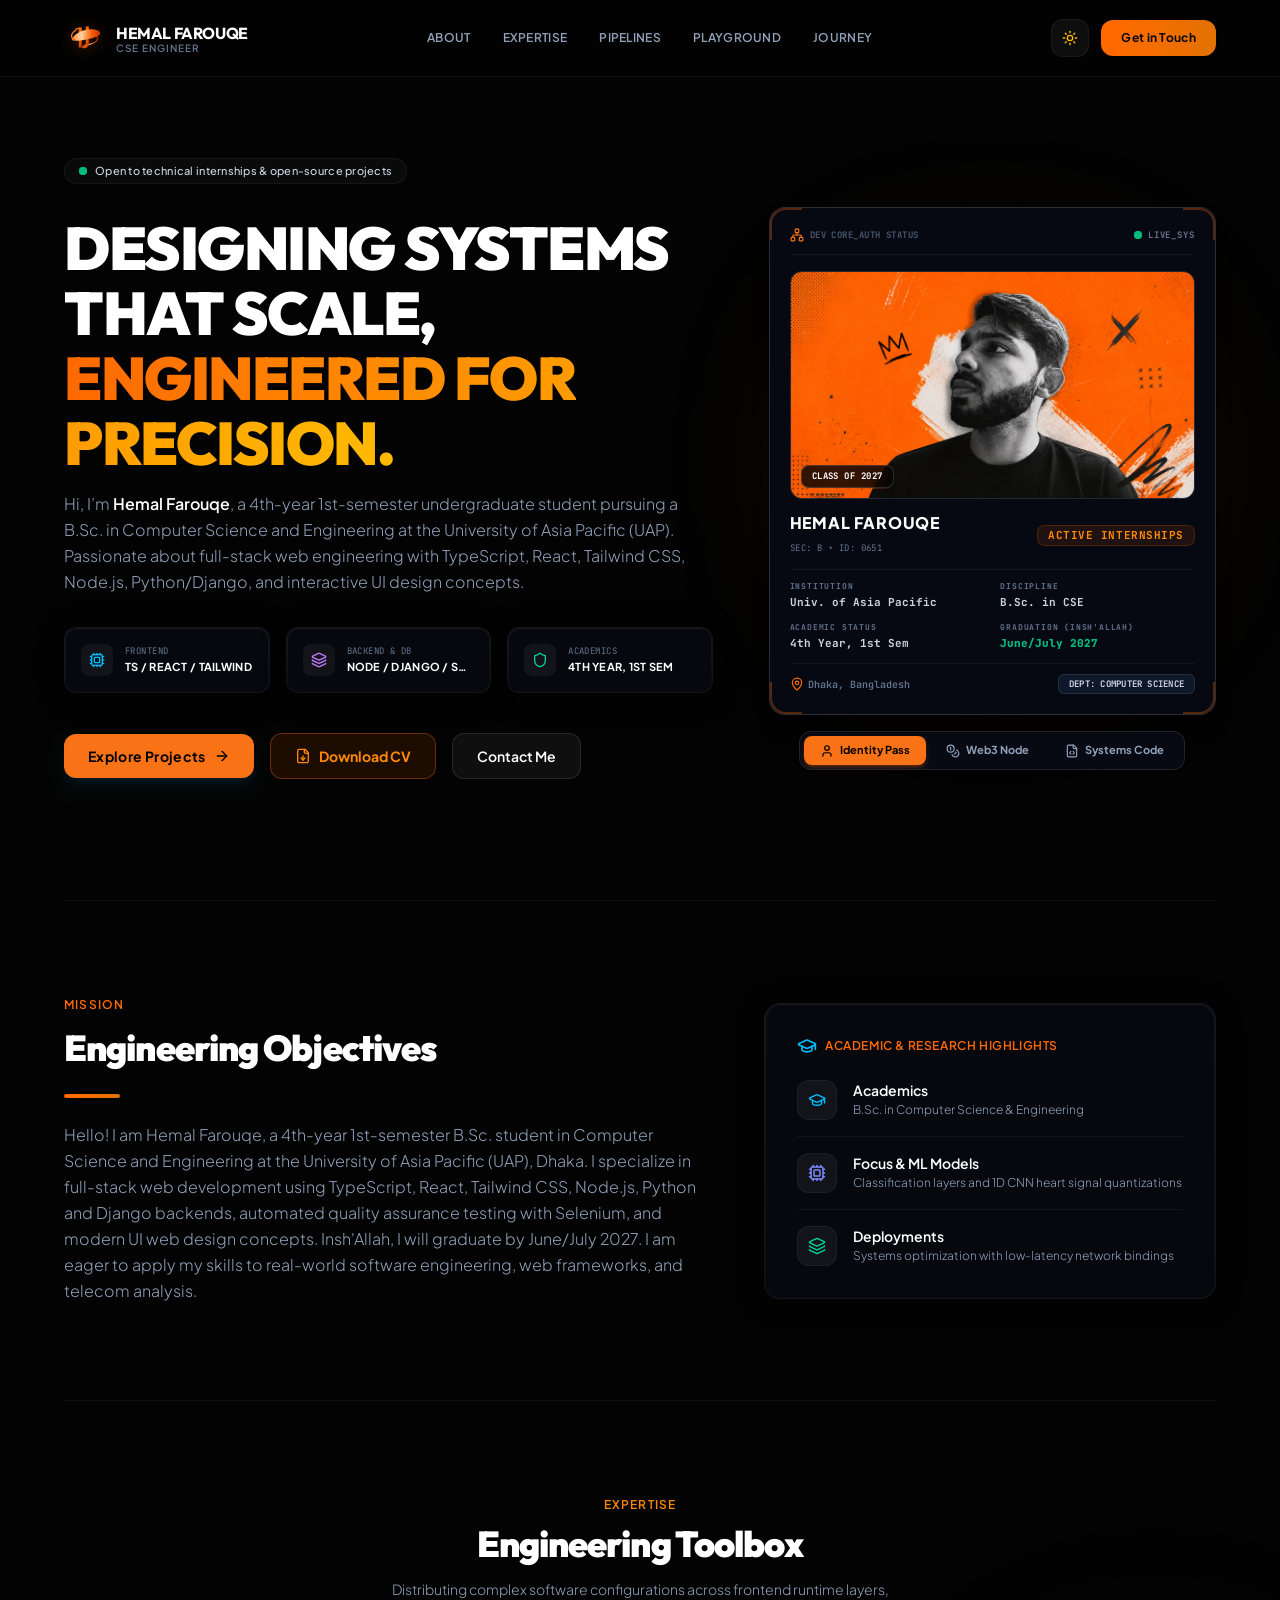
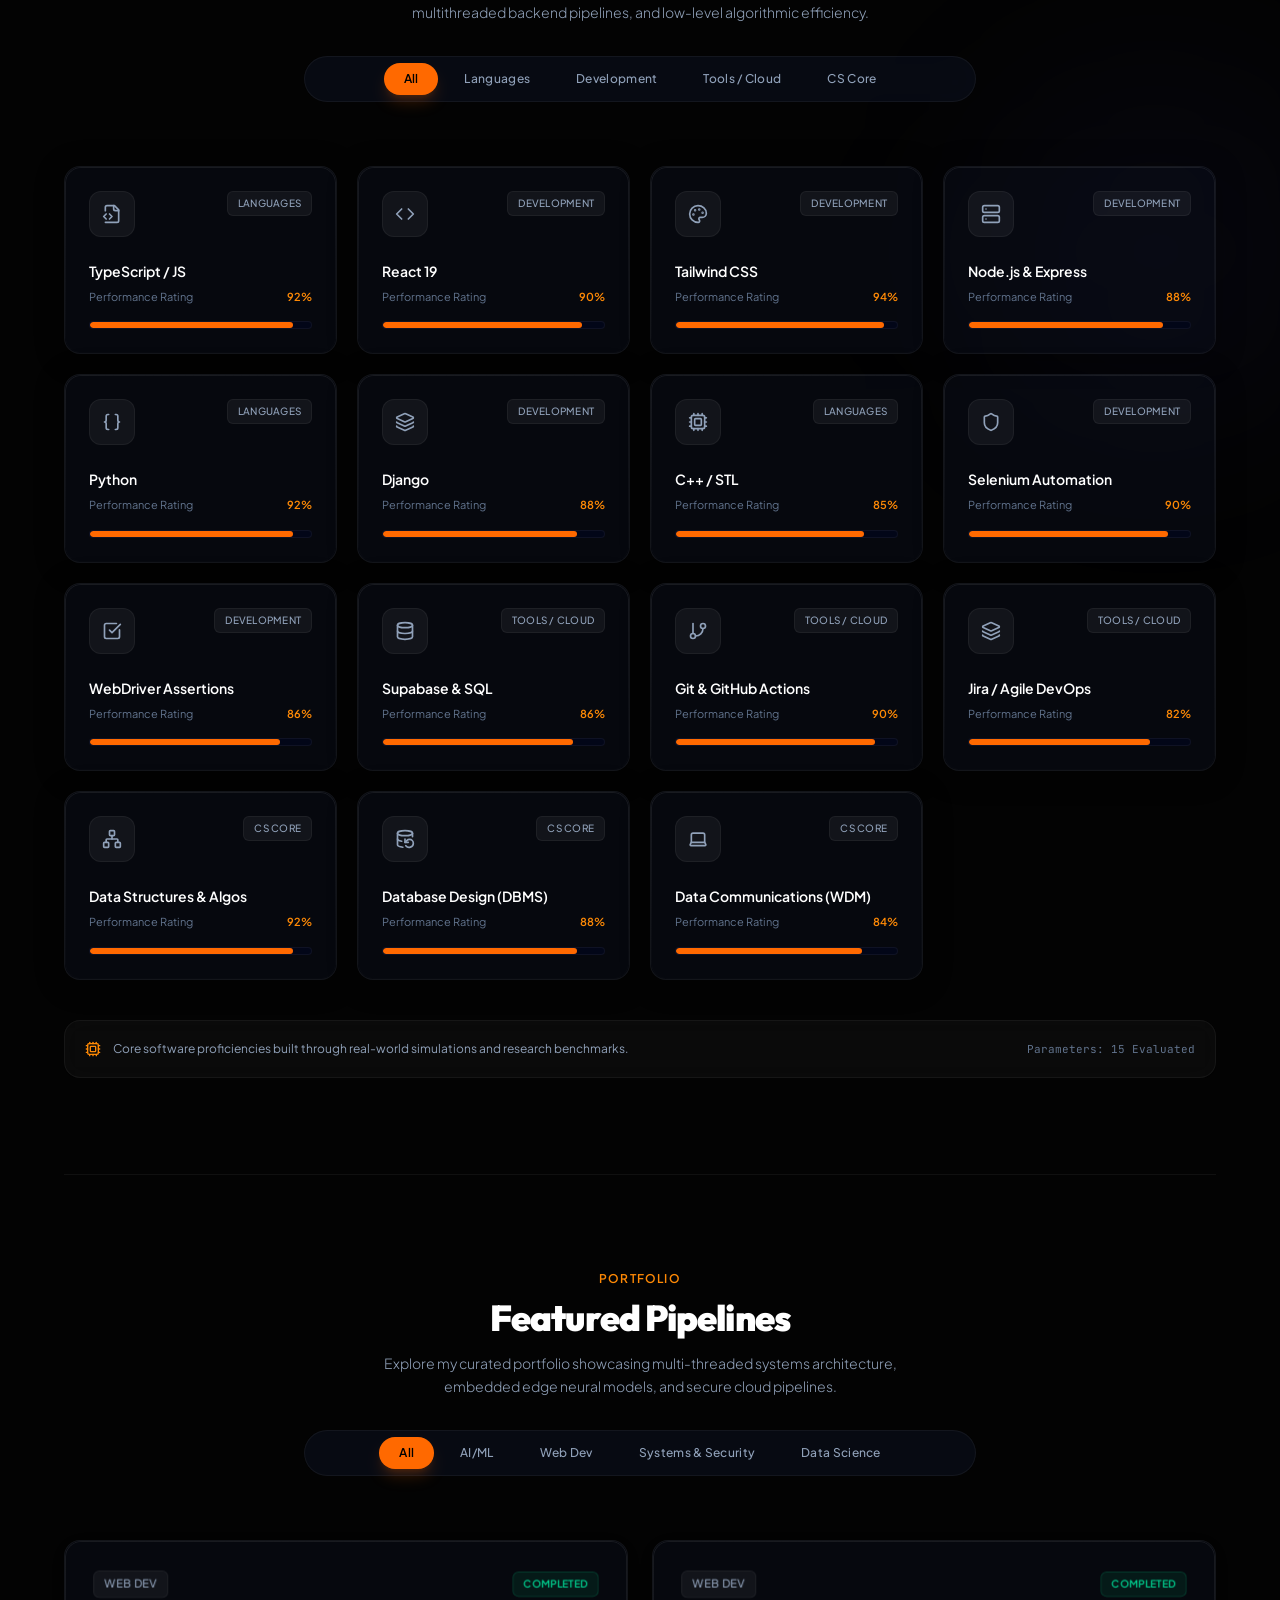
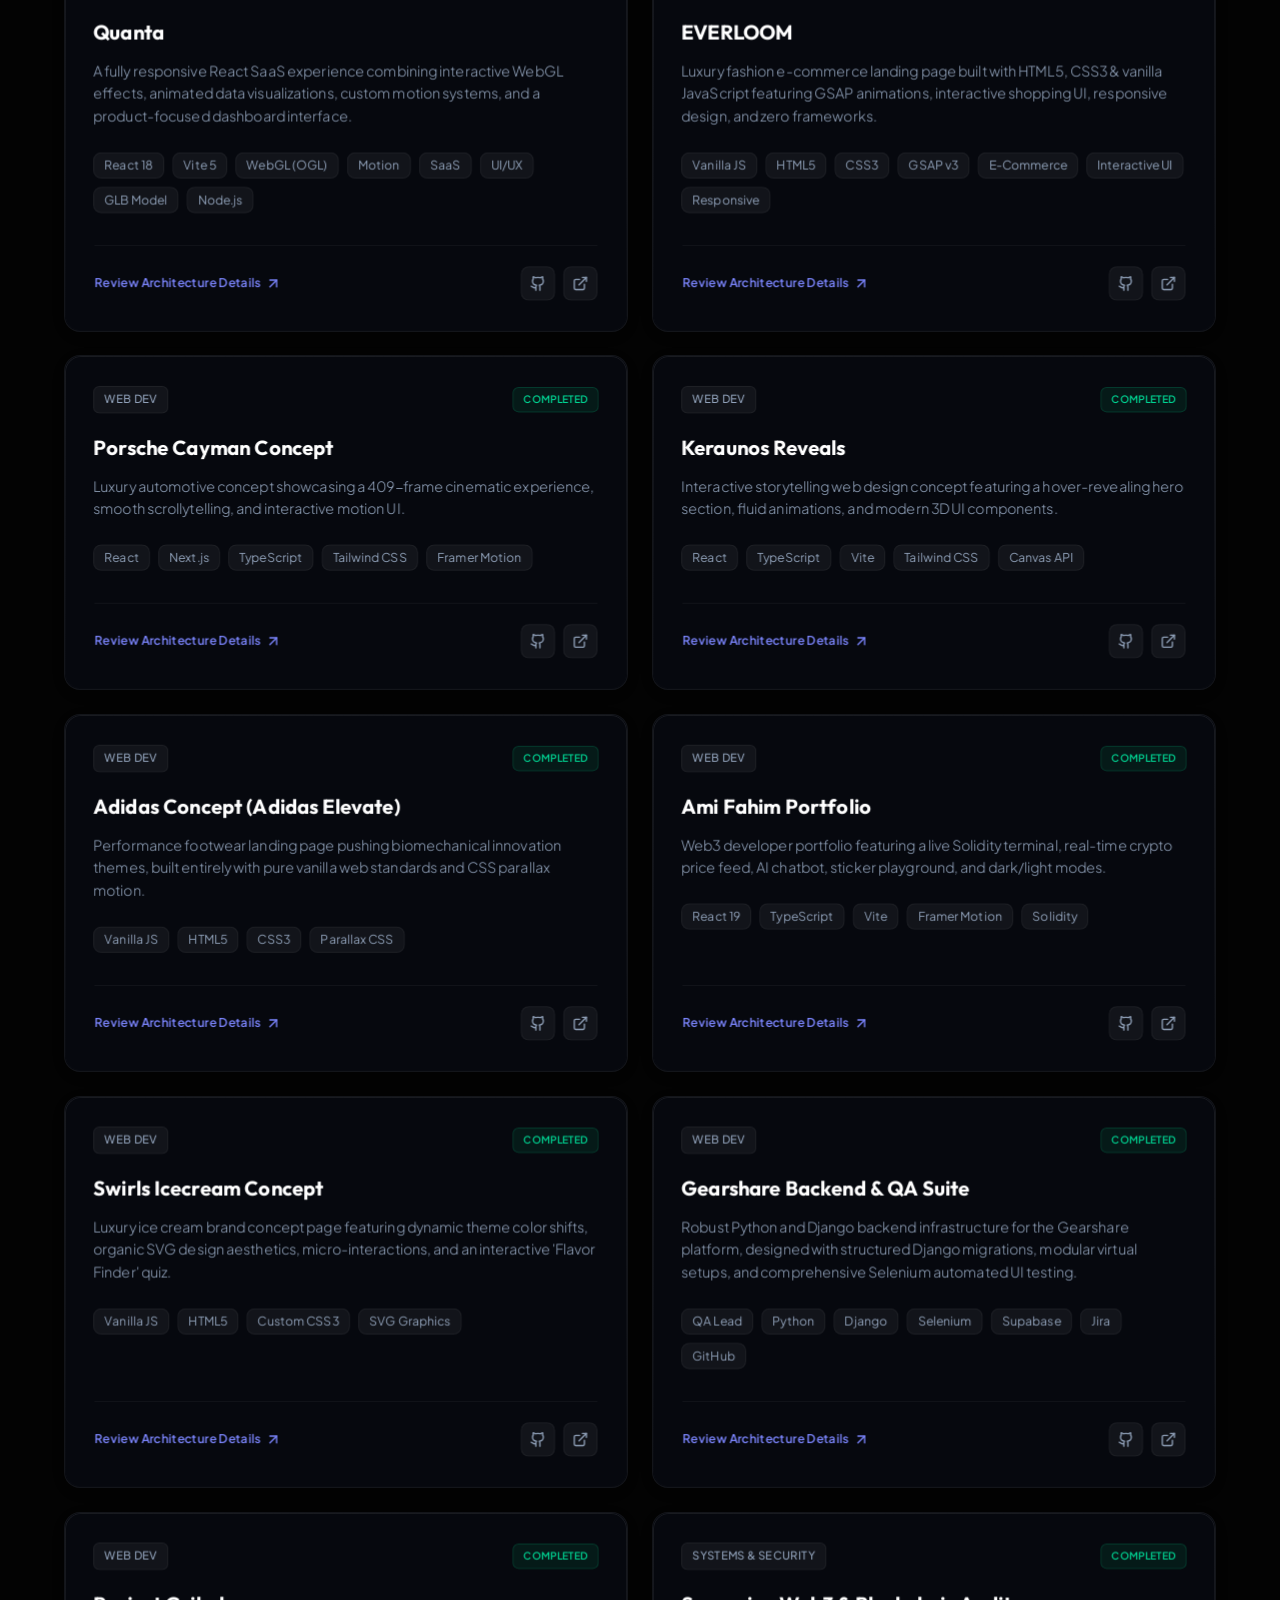
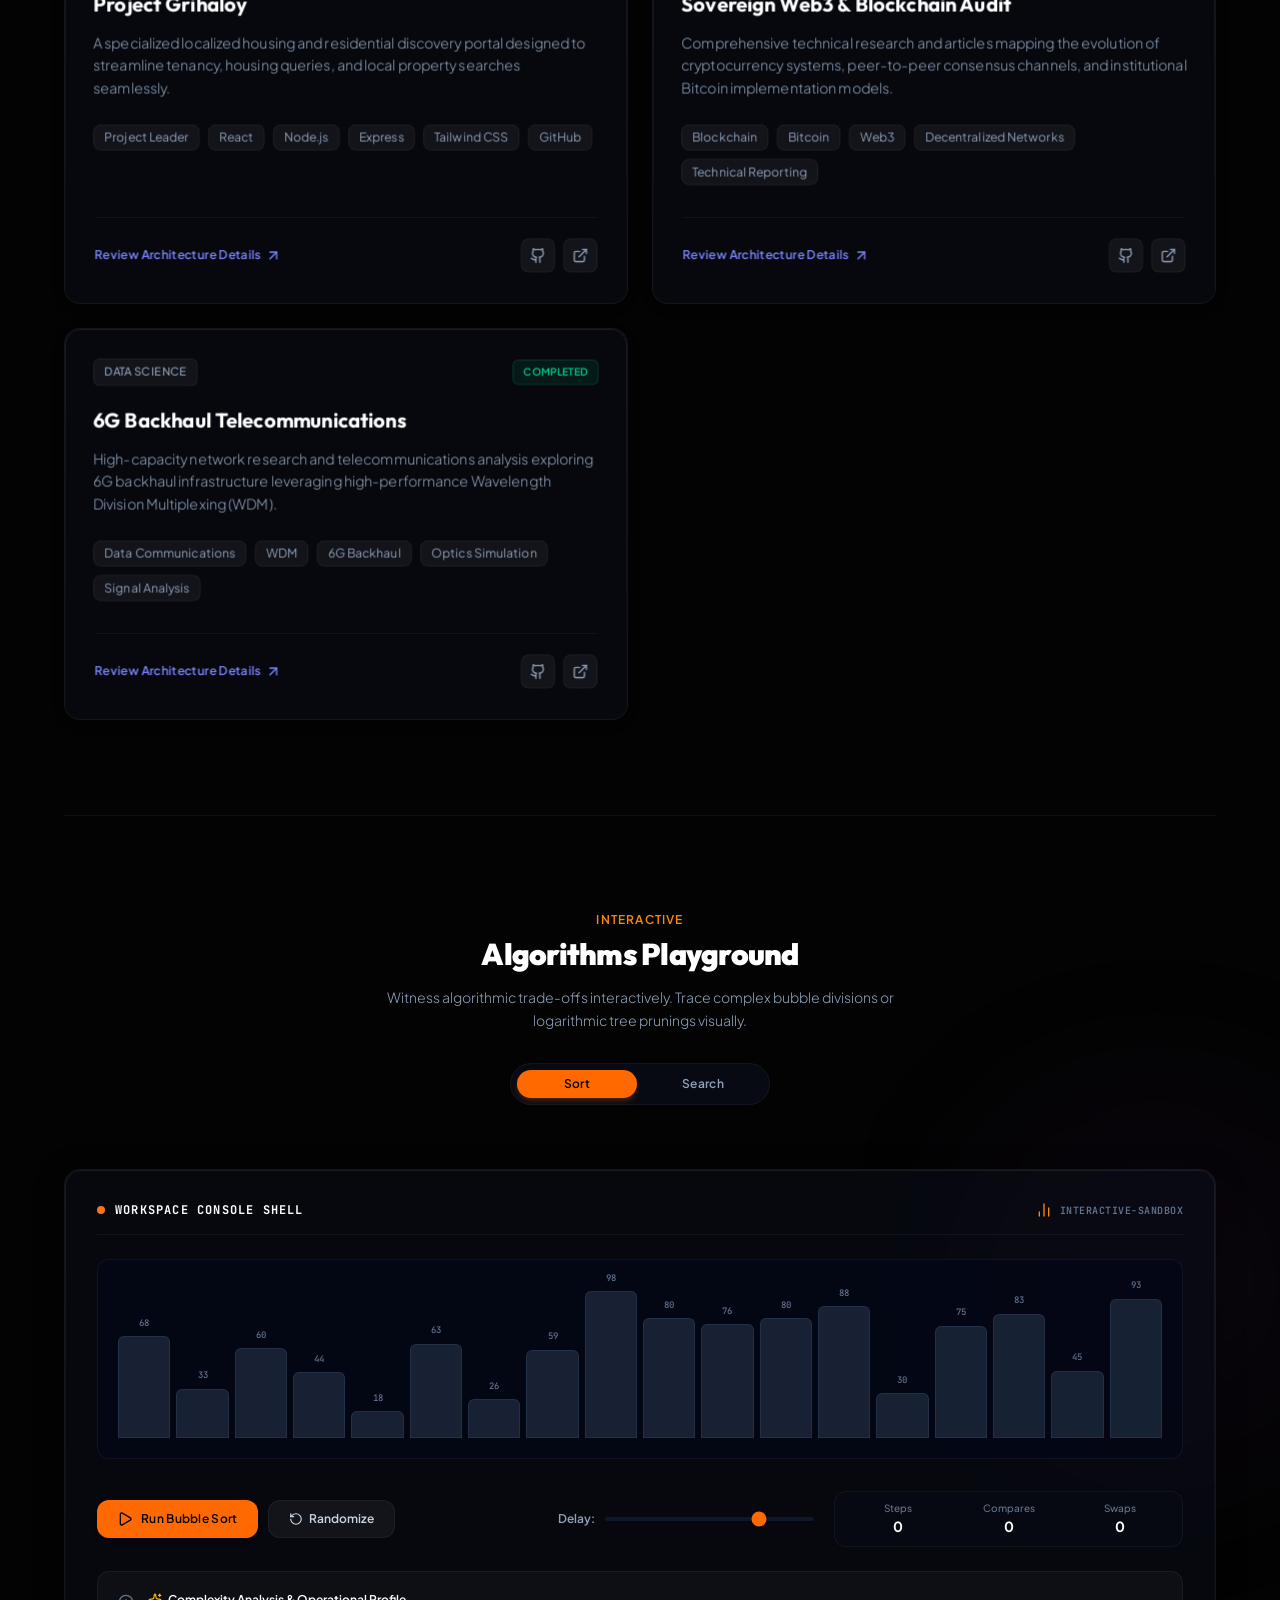
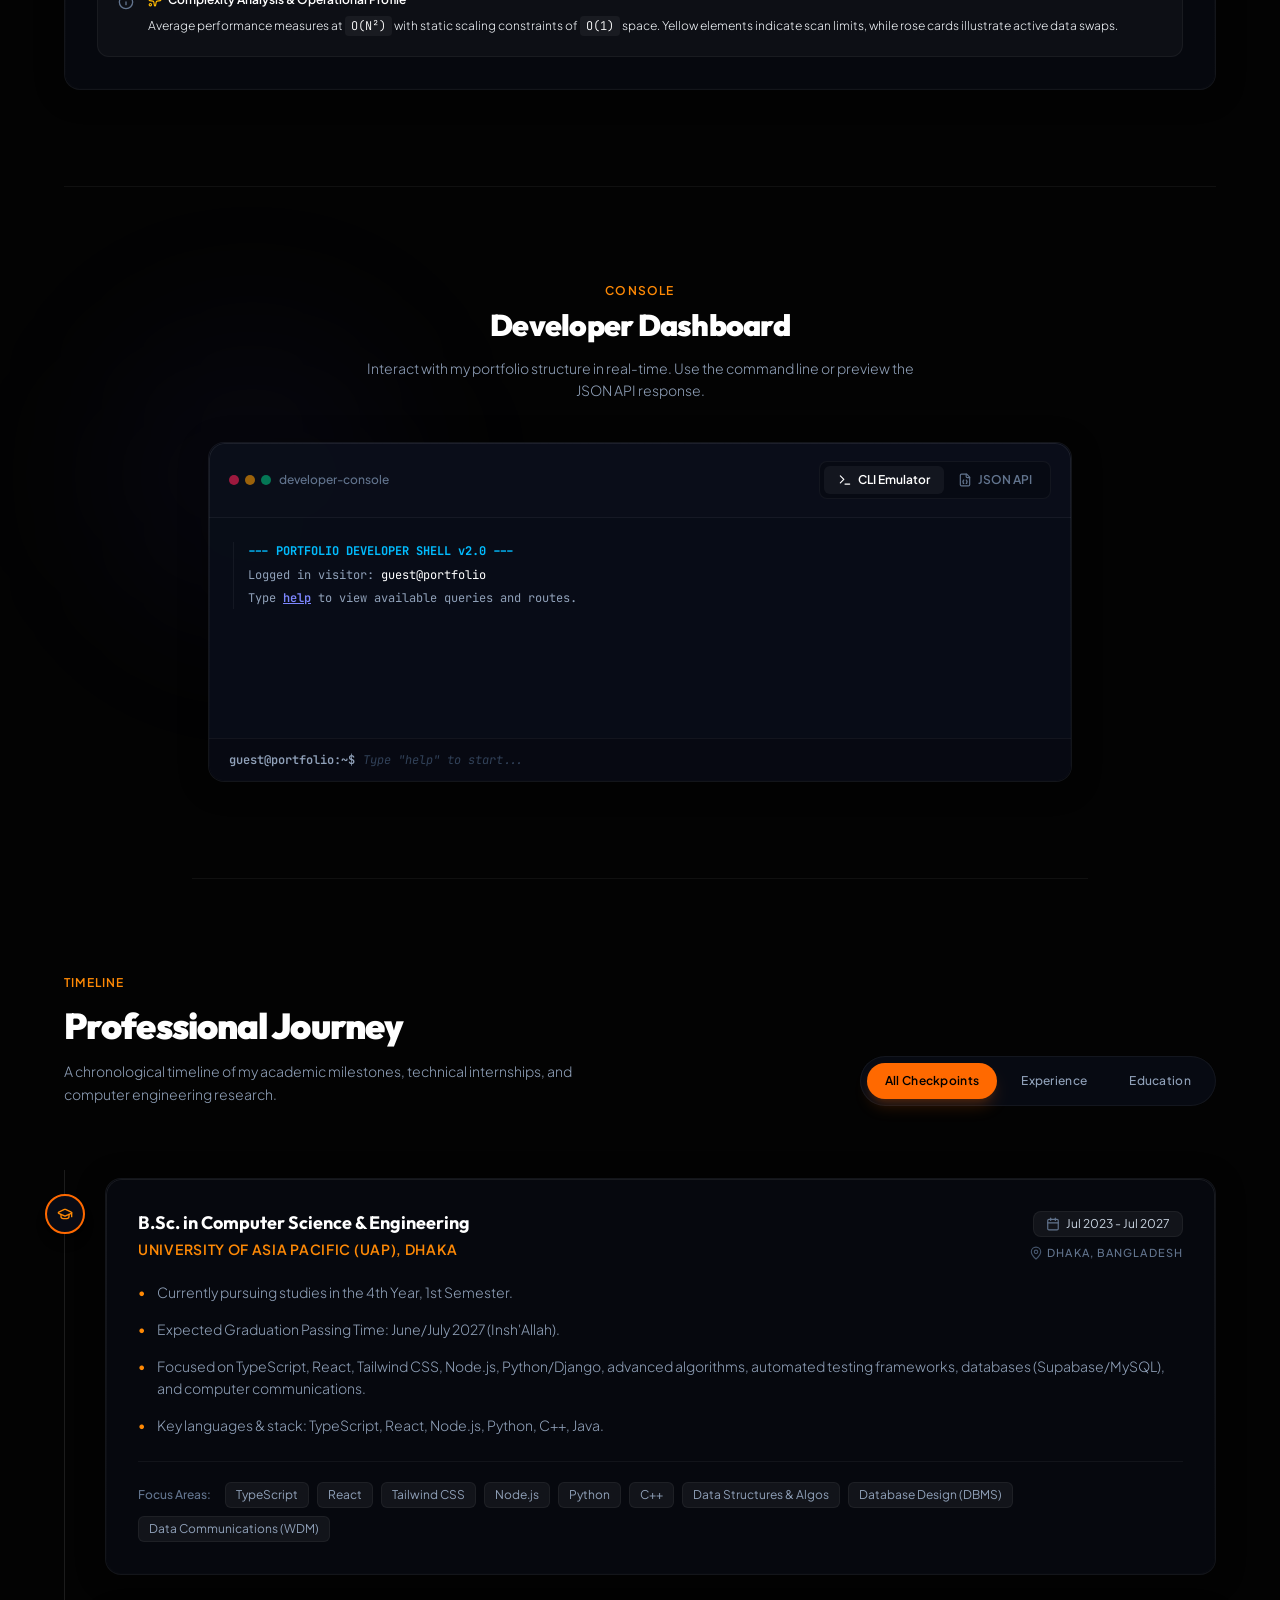
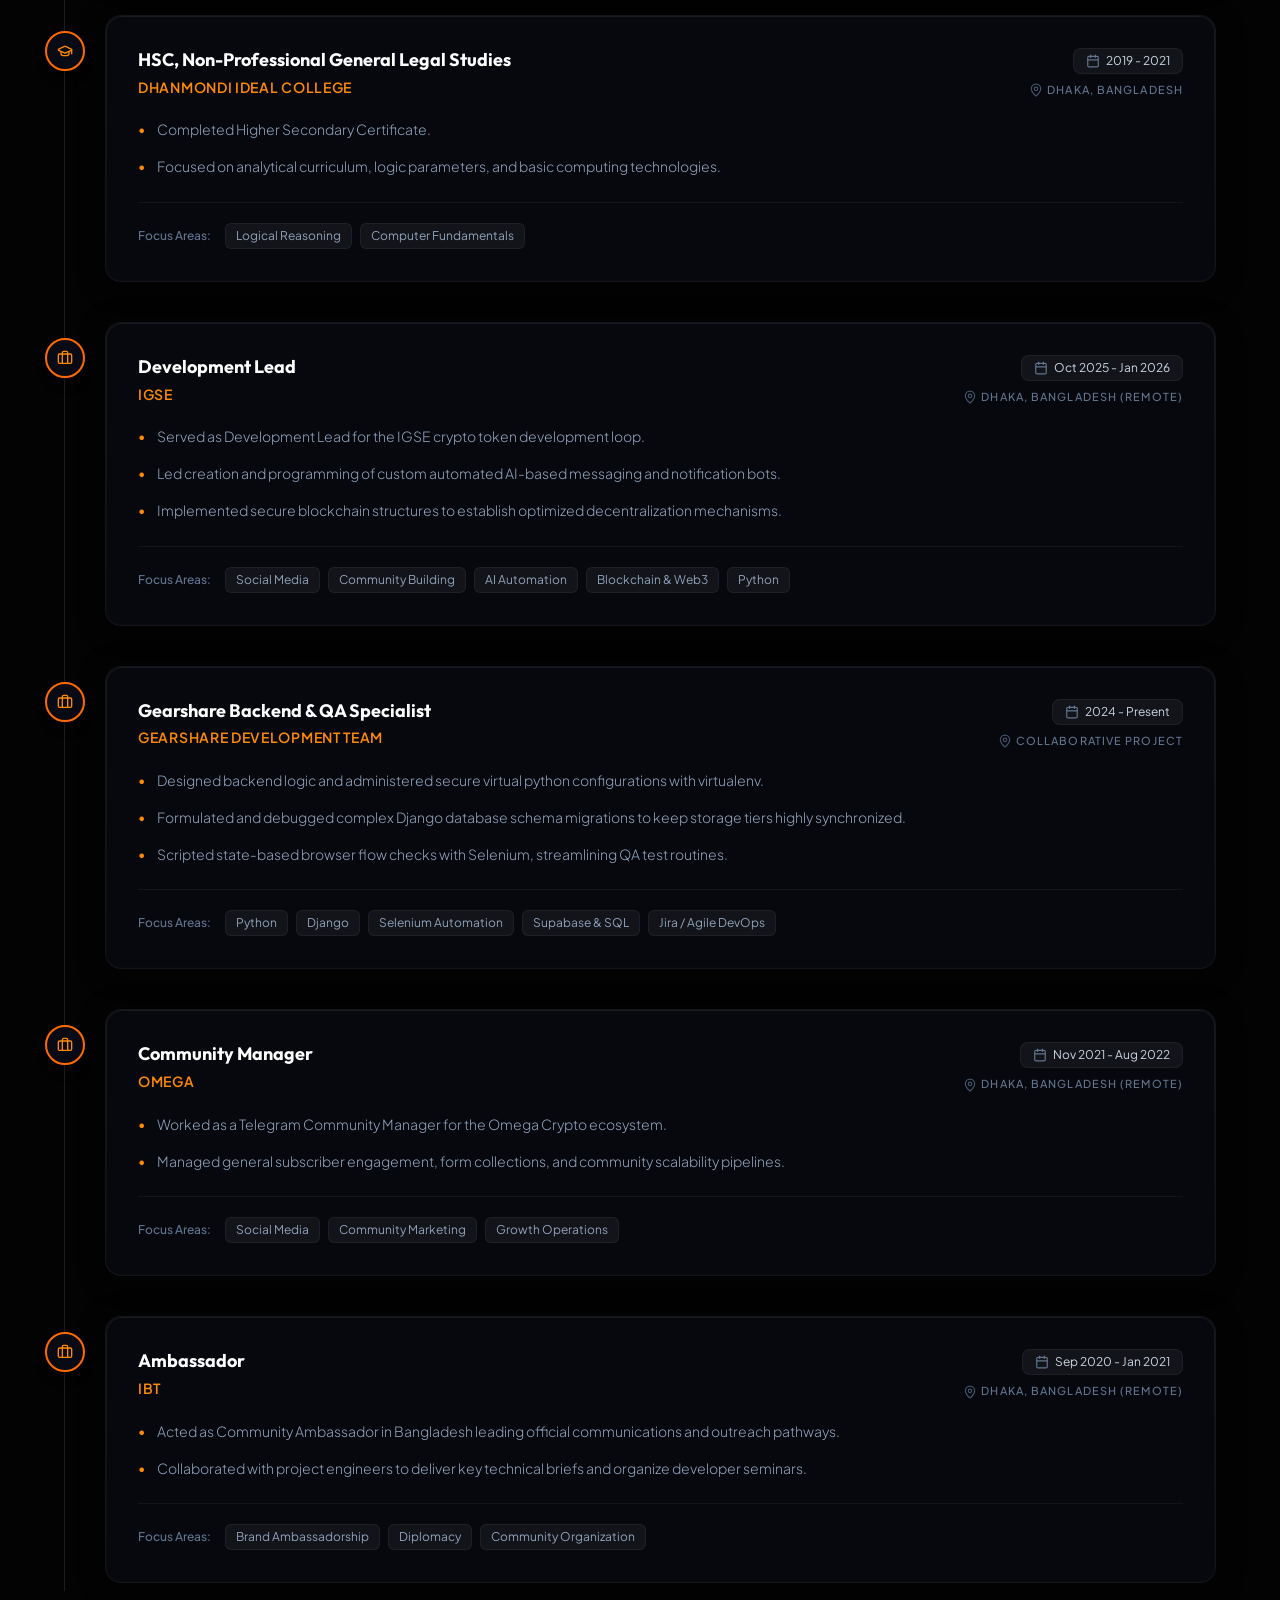
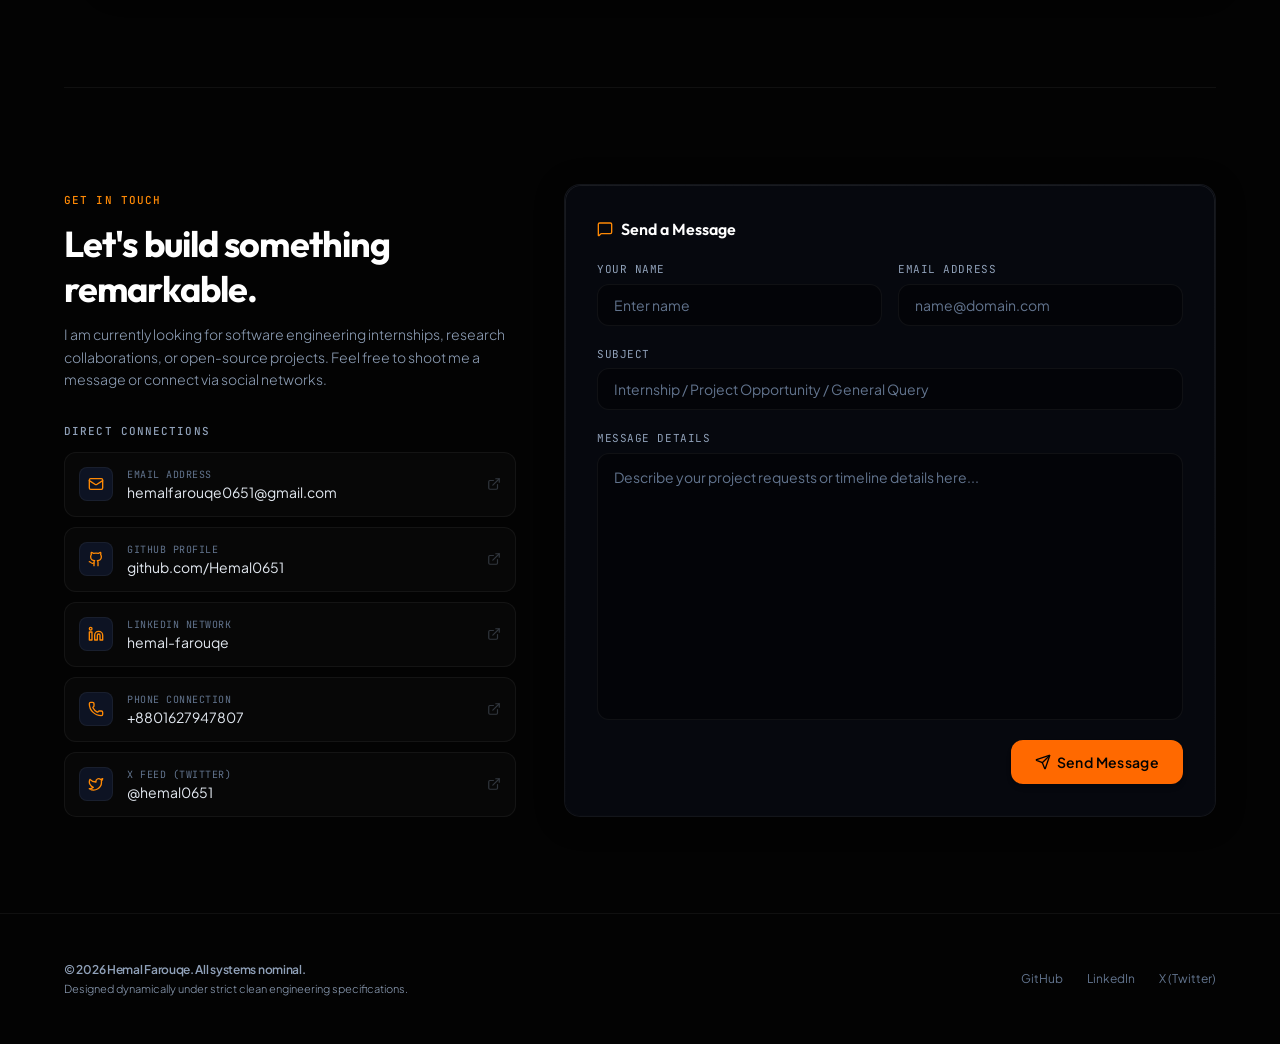
<file: index.html>
<!doctype html>
<html lang="en">
  <head>
    <meta charset="UTF-8" />
    <meta name="viewport" content="width=device-width, initial-scale=1.0" />
    <link rel="icon" type="image/svg+xml" href="/favicon.svg" />
    <title>Hemal Farouqe | Full-Stack Software Engineer & Web Designer</title>
    <meta name="description" content="Portfolio of Hemal Farouqe — CSE Undergraduate (4th Year, 1st Semester) at UAP. Full-stack software engineer specializing in React, TypeScript, Node.js, Python/Django & interactive web design." />
    <link rel="canonical" href="https://hemal0651.me/" />

    <!-- Open Graph / Facebook -->
    <meta property="og:type" content="website" />
    <meta property="og:title" content="Hemal Farouqe | Full-Stack Software Engineer & Web Designer" />
    <meta property="og:description" content="Portfolio of Hemal Farouqe — CSE 4th Year, 1st Sem @ UAP. Building high-performance web systems, full-stack applications & web design concepts." />
    <meta property="og:url" content="https://hemal0651.me/" />
    <meta property="og:image" content="https://hemal0651.me/logo.svg" />

    <!-- Twitter Card -->
    <meta name="twitter:card" content="summary_large_image" />
    <meta name="twitter:site" content="@hemal0651" />
    <meta name="twitter:creator" content="@hemal0651" />
    <meta name="twitter:title" content="Hemal Farouqe | Full-Stack Software Engineer & Web Designer" />
    <meta name="twitter:description" content="Portfolio of Hemal Farouqe — CSE 4th Year, 1st Sem @ UAP. Full-stack developer & web design concept creator." />
    <meta name="twitter:image" content="https://hemal0651.me/logo.svg" />

    <!-- Premium Google Fonts -->
    <link rel="preconnect" href="https://fonts.googleapis.com">
    <link rel="preconnect" href="https://fonts.gstatic.com" crossorigin>
    <link href="https://fonts.googleapis.com/css2?family=Outfit:wght@300;400;500;600;700;800&family=JetBrains+Mono:wght@400;500;600&family=Plus+Jakarta+Sans:wght@300;400;500;600;700;800&family=Inter:wght@300;400;500;600&display=swap" rel="stylesheet">
    <script type="module" crossorigin src="/assets/index-nEkeu6Tw.js"></script>
    <link rel="stylesheet" crossorigin href="/assets/index-CCUFiM4h.css">
  </head>
  <body class="bg-[#f8fafc] dark:bg-[#030303] text-slate-900 dark:text-slate-100 selection:bg-orange-500 selection:text-white antialiased">
    <div id="root"></div>
  </body>
</html>
</file>
<file: assets/index-CCUFiM4h.css>
@import"https://fonts.googleapis.com/css2?family=Plus+Jakarta+Sans:wght@300;400;500;600;700;800&family=Outfit:wght@300;400;500;600;700;800;900&family=JetBrains+Mono:wght@400;500;600&display=swap";/*! tailwindcss v4.3.1 | MIT License | https://tailwindcss.com */@layer properties{@supports (((-webkit-hyphens:none)) and (not (margin-trim:inline))) or ((-moz-orient:inline) and (not (color:rgb(from red r g b)))){*,:before,:after,::backdrop{--tw-translate-x:0;--tw-translate-y:0;--tw-translate-z:0;--tw-scale-x:1;--tw-scale-y:1;--tw-scale-z:1;--tw-rotate-x:initial;--tw-rotate-y:initial;--tw-rotate-z:initial;--tw-skew-x:initial;--tw-skew-y:initial;--tw-space-y-reverse:0;--tw-space-x-reverse:0;--tw-border-style:solid;--tw-gradient-position:initial;--tw-gradient-from:#0000;--tw-gradient-via:#0000;--tw-gradient-to:#0000;--tw-gradient-stops:initial;--tw-gradient-via-stops:initial;--tw-gradient-from-position:0%;--tw-gradient-via-position:50%;--tw-gradient-to-position:100%;--tw-leading:initial;--tw-font-weight:initial;--tw-tracking:initial;--tw-shadow:0 0 #0000;--tw-shadow-color:initial;--tw-shadow-alpha:100%;--tw-inset-shadow:0 0 #0000;--tw-inset-shadow-color:initial;--tw-inset-shadow-alpha:100%;--tw-ring-color:initial;--tw-ring-shadow:0 0 #0000;--tw-inset-ring-color:initial;--tw-inset-ring-shadow:0 0 #0000;--tw-ring-inset:initial;--tw-ring-offset-width:0px;--tw-ring-offset-color:#fff;--tw-ring-offset-shadow:0 0 #0000;--tw-blur:initial;--tw-brightness:initial;--tw-contrast:initial;--tw-grayscale:initial;--tw-hue-rotate:initial;--tw-invert:initial;--tw-opacity:initial;--tw-saturate:initial;--tw-sepia:initial;--tw-drop-shadow:initial;--tw-drop-shadow-color:initial;--tw-drop-shadow-alpha:100%;--tw-drop-shadow-size:initial;--tw-backdrop-blur:initial;--tw-backdrop-brightness:initial;--tw-backdrop-contrast:initial;--tw-backdrop-grayscale:initial;--tw-backdrop-hue-rotate:initial;--tw-backdrop-invert:initial;--tw-backdrop-opacity:initial;--tw-backdrop-saturate:initial;--tw-backdrop-sepia:initial;--tw-duration:initial;--tw-ease:initial}}}@layer theme{:root,:host{--font-sans:"Plus Jakarta Sans", "Inter", sans-serif;--font-mono:"JetBrains Mono", monospace;--color-red-600:oklch(57.7% .245 27.325);--color-orange-400:oklch(75% .183 55.934);--color-orange-500:oklch(70.5% .213 47.604);--color-orange-600:oklch(64.6% .222 41.116);--color-orange-700:oklch(55.3% .195 38.402);--color-amber-50:oklch(98.7% .022 95.277);--color-amber-200:oklch(92.4% .12 95.746);--color-amber-400:oklch(82.8% .189 84.429);--color-amber-500:oklch(76.9% .188 70.08);--color-amber-600:oklch(66.6% .179 58.318);--color-amber-700:oklch(55.5% .163 48.998);--color-emerald-50:oklch(97.9% .021 166.113);--color-emerald-200:oklch(90.5% .093 164.15);--color-emerald-300:oklch(84.5% .143 164.978);--color-emerald-400:oklch(76.5% .177 163.223);--color-emerald-500:oklch(69.6% .17 162.48);--color-emerald-600:oklch(59.6% .145 163.225);--color-emerald-700:oklch(50.8% .118 165.612);--color-teal-400:oklch(77.7% .152 181.912);--color-teal-600:oklch(60% .118 184.704);--color-cyan-400:oklch(78.9% .154 211.53);--color-sky-50:oklch(97.7% .013 236.62);--color-sky-200:oklch(90.1% .058 230.902);--color-sky-300:oklch(82.8% .111 230.318);--color-sky-400:oklch(74.6% .16 232.661);--color-sky-500:oklch(68.5% .169 237.323);--color-sky-600:oklch(58.8% .158 241.966);--color-sky-700:oklch(50% .134 242.749);--color-blue-600:oklch(54.6% .245 262.881);--color-indigo-300:oklch(78.5% .115 274.713);--color-indigo-400:oklch(67.3% .182 276.935);--color-indigo-500:oklch(58.5% .233 277.117);--color-indigo-600:oklch(51.1% .262 276.966);--color-indigo-700:oklch(45.7% .24 277.023);--color-indigo-800:oklch(39.8% .195 277.366);--color-violet-400:oklch(70.2% .183 293.541);--color-purple-400:oklch(71.4% .203 305.504);--color-purple-500:oklch(62.7% .265 303.9);--color-purple-600:oklch(55.8% .288 302.321);--color-pink-50:oklch(97.1% .014 343.198);--color-pink-200:oklch(89.9% .061 343.231);--color-pink-400:oklch(71.8% .202 349.761);--color-pink-500:oklch(65.6% .241 354.308);--color-pink-600:oklch(59.2% .249 .584);--color-pink-700:oklch(52.5% .223 3.958);--color-rose-400:oklch(71.2% .194 13.428);--color-rose-500:oklch(64.5% .246 16.439);--color-rose-600:oklch(58.6% .253 17.585);--color-rose-700:oklch(51.4% .222 16.935);--color-slate-50:oklch(98.4% .003 247.858);--color-slate-100:oklch(96.8% .007 247.896);--color-slate-200:oklch(92.9% .013 255.508);--color-slate-300:oklch(86.9% .022 252.894);--color-slate-400:oklch(70.4% .04 256.788);--color-slate-500:oklch(55.4% .046 257.417);--color-slate-600:oklch(44.6% .043 257.281);--color-slate-700:oklch(37.2% .044 257.287);--color-slate-800:oklch(27.9% .041 260.031);--color-slate-900:oklch(20.8% .042 265.755);--color-slate-950:oklch(12.9% .042 264.695);--color-black:#000;--color-white:#fff;--spacing:.25rem;--container-md:28rem;--container-lg:32rem;--container-xl:36rem;--container-2xl:42rem;--container-3xl:48rem;--container-4xl:56rem;--text-xs:.75rem;--text-xs--line-height:calc(1 / .75);--text-sm:.875rem;--text-sm--line-height:calc(1.25 / .875);--text-base:1rem;--text-base--line-height: 1.5 ;--text-lg:1.125rem;--text-lg--line-height:calc(1.75 / 1.125);--text-xl:1.25rem;--text-xl--line-height:calc(1.75 / 1.25);--text-2xl:1.5rem;--text-2xl--line-height:calc(2 / 1.5);--text-3xl:1.875rem;--text-3xl--line-height: 1.2 ;--text-4xl:2.25rem;--text-4xl--line-height:calc(2.5 / 2.25);--text-5xl:3rem;--text-5xl--line-height:1;--text-6xl:3.75rem;--text-6xl--line-height:1;--font-weight-light:300;--font-weight-normal:400;--font-weight-medium:500;--font-weight-semibold:600;--font-weight-bold:700;--font-weight-extrabold:800;--font-weight-black:900;--tracking-tight:-.025em;--tracking-wide:.025em;--tracking-wider:.05em;--tracking-widest:.1em;--leading-tight:1.25;--leading-snug:1.375;--leading-normal:1.5;--leading-relaxed:1.625;--radius-md:.375rem;--radius-lg:.5rem;--radius-xl:.75rem;--radius-2xl:1rem;--ease-out:cubic-bezier(0, 0, .2, 1);--animate-ping:ping 1s cubic-bezier(0, 0, .2, 1) infinite;--animate-pulse:pulse 2s cubic-bezier(.4, 0, .6, 1) infinite;--blur-md:12px;--default-transition-duration:.15s;--default-transition-timing-function:cubic-bezier(.4, 0, .2, 1);--default-font-family:var(--font-sans);--default-mono-font-family:var(--font-mono);--font-display:"Outfit", sans-serif}}@layer base{*,:after,:before,::backdrop{box-sizing:border-box;border:0 solid;margin:0;padding:0}::file-selector-button{box-sizing:border-box;border:0 solid;margin:0;padding:0}html,:host{-webkit-text-size-adjust:100%;-moz-tab-size:4;tab-size:4;line-height:1.5;font-family:var(--default-font-family,ui-sans-serif, system-ui, sans-serif, "Apple Color Emoji", "Segoe UI Emoji", "Segoe UI Symbol", "Noto Color Emoji");font-feature-settings:var(--default-font-feature-settings,normal);font-variation-settings:var(--default-font-variation-settings,normal);-webkit-tap-highlight-color:transparent}hr{height:0;color:inherit;border-top-width:1px}abbr:where([title]){-webkit-text-decoration:underline dotted;text-decoration:underline dotted}h1,h2,h3,h4,h5,h6{font-size:inherit;font-weight:inherit}a{color:inherit;-webkit-text-decoration:inherit;text-decoration:inherit}b,strong{font-weight:bolder}code,kbd,samp,pre{font-family:var(--default-mono-font-family,ui-monospace, SFMono-Regular, Menlo, Monaco, Consolas, "Liberation Mono", "Courier New", monospace);font-feature-settings:var(--default-mono-font-feature-settings,normal);font-variation-settings:var(--default-mono-font-variation-settings,normal);font-size:1em}small{font-size:80%}sub,sup{vertical-align:baseline;font-size:75%;line-height:0;position:relative}sub{bottom:-.25em}sup{top:-.5em}table{text-indent:0;border-color:inherit;border-collapse:collapse}:-moz-focusring{outline:auto}progress{vertical-align:baseline}summary{display:list-item}ol,ul,menu{list-style:none}img,svg,video,canvas,audio,iframe,embed,object{vertical-align:middle;display:block}img,video{max-width:100%;height:auto}button,input,select,optgroup,textarea{font:inherit;font-feature-settings:inherit;font-variation-settings:inherit;letter-spacing:inherit;color:inherit;opacity:1;background-color:#0000;border-radius:0}::file-selector-button{font:inherit;font-feature-settings:inherit;font-variation-settings:inherit;letter-spacing:inherit;color:inherit;opacity:1;background-color:#0000;border-radius:0}:where(select:is([multiple],[size])) optgroup{font-weight:bolder}:where(select:is([multiple],[size])) optgroup option{padding-inline-start:20px}::file-selector-button{margin-inline-end:4px}::placeholder{opacity:1}@supports (not ((-webkit-appearance:-apple-pay-button))) or (contain-intrinsic-size:1px){::placeholder{color:currentColor}@supports (color:color-mix(in lab,red,red)){::placeholder{color:color-mix(in oklab,currentcolor 50%,transparent)}}}textarea{resize:vertical}::-webkit-search-decoration{-webkit-appearance:none}::-webkit-date-and-time-value{min-height:1lh;text-align:inherit}::-webkit-datetime-edit{display:inline-flex}::-webkit-datetime-edit-fields-wrapper{padding:0}::-webkit-datetime-edit{padding-block:0}::-webkit-datetime-edit-year-field{padding-block:0}::-webkit-datetime-edit-month-field{padding-block:0}::-webkit-datetime-edit-day-field{padding-block:0}::-webkit-datetime-edit-hour-field{padding-block:0}::-webkit-datetime-edit-minute-field{padding-block:0}::-webkit-datetime-edit-second-field{padding-block:0}::-webkit-datetime-edit-millisecond-field{padding-block:0}::-webkit-datetime-edit-meridiem-field{padding-block:0}::-webkit-calendar-picker-indicator{line-height:1}:-moz-ui-invalid{box-shadow:none}button,input:where([type=button],[type=reset],[type=submit]){-webkit-appearance:button;-moz-appearance:button;appearance:button}::file-selector-button{-webkit-appearance:button;-moz-appearance:button;appearance:button}::-webkit-inner-spin-button{height:auto}::-webkit-outer-spin-button{height:auto}[hidden]:where(:not([hidden=until-found])){display:none!important}}@layer components;@layer utilities{.pointer-events-none{pointer-events:none}.absolute{position:absolute}.fixed{position:fixed}.relative{position:relative}.static{position:static}.sticky{position:sticky}.inset-0{top:0;right:0;bottom:0;left:0}.top-0{top:0}.top-1\/2{top:50%}.top-3\.5{top:calc(var(--spacing) * 3.5)}.top-4{top:calc(var(--spacing) * 4)}.top-\[20\%\]{top:20%}.top-\[30\%\]{top:30%}.right-0{right:0}.right-4{right:calc(var(--spacing) * 4)}.right-6{right:calc(var(--spacing) * 6)}.right-\[-10\%\]{right:-10%}.bottom-0{bottom:0}.bottom-2\.5{bottom:calc(var(--spacing) * 2.5)}.bottom-6{bottom:calc(var(--spacing) * 6)}.bottom-\[-18px\]{bottom:-18px}.left-0{left:0}.left-1\/2{left:50%}.left-2\.5{left:calc(var(--spacing) * 2.5)}.left-\[-10\%\]{left:-10%}.left-\[-24px\]{left:-24px}.z-0{z-index:0}.z-10{z-index:10}.z-20{z-index:20}.z-40{z-index:40}.z-45{z-index:45}.z-50{z-index:50}.z-\[9999\]{z-index:9999}.container{width:100%}@media(min-width:40rem){.container{max-width:40rem}}@media(min-width:48rem){.container{max-width:48rem}}@media(min-width:64rem){.container{max-width:64rem}}@media(min-width:80rem){.container{max-width:80rem}}@media(min-width:96rem){.container{max-width:96rem}}.mx-auto{margin-inline:auto}.my-auto{margin-block:auto}.-mt-1{margin-top:calc(var(--spacing) * -1)}.-mt-3{margin-top:calc(var(--spacing) * -3)}.-mt-4{margin-top:calc(var(--spacing) * -4)}.-mt-6{margin-top:calc(var(--spacing) * -6)}.-mt-\[3px\]{margin-top:-3px}.mt-0\.5{margin-top:calc(var(--spacing) * .5)}.mt-1{margin-top:var(--spacing)}.mt-2{margin-top:calc(var(--spacing) * 2)}.mt-3{margin-top:calc(var(--spacing) * 3)}.mt-3\.5{margin-top:calc(var(--spacing) * 3.5)}.mt-4{margin-top:calc(var(--spacing) * 4)}.mt-6{margin-top:calc(var(--spacing) * 6)}.mt-8{margin-top:calc(var(--spacing) * 8)}.mt-10{margin-top:calc(var(--spacing) * 10)}.mt-\[4\.5px\]{margin-top:4.5px}.mt-auto{margin-top:auto}.mr-1\.5{margin-right:calc(var(--spacing) * 1.5)}.mr-2{margin-right:calc(var(--spacing) * 2)}.mr-3{margin-right:calc(var(--spacing) * 3)}.mb-1{margin-bottom:var(--spacing)}.mb-1\.5{margin-bottom:calc(var(--spacing) * 1.5)}.mb-2{margin-bottom:calc(var(--spacing) * 2)}.mb-3{margin-bottom:calc(var(--spacing) * 3)}.mb-4{margin-bottom:calc(var(--spacing) * 4)}.mb-5{margin-bottom:calc(var(--spacing) * 5)}.mb-6{margin-bottom:calc(var(--spacing) * 6)}.mb-8{margin-bottom:calc(var(--spacing) * 8)}.mb-10{margin-bottom:calc(var(--spacing) * 10)}.mb-16{margin-bottom:calc(var(--spacing) * 16)}.-ml-3{margin-left:calc(var(--spacing) * -3)}.-ml-4{margin-left:calc(var(--spacing) * -4)}.-ml-6{margin-left:calc(var(--spacing) * -6)}.-ml-\[3px\]{margin-left:-3px}.block{display:block}.contents{display:contents}.flex{display:flex}.grid{display:grid}.hidden{display:none}.inline{display:inline}.inline-flex{display:inline-flex}.aspect-\[16\/9\]{aspect-ratio:16/9}.h-0\.5{height:calc(var(--spacing) * .5)}.h-1{height:var(--spacing)}.h-1\.5{height:calc(var(--spacing) * 1.5)}.h-2{height:calc(var(--spacing) * 2)}.h-2\.5{height:calc(var(--spacing) * 2.5)}.h-3{height:calc(var(--spacing) * 3)}.h-3\.5{height:calc(var(--spacing) * 3.5)}.h-4{height:calc(var(--spacing) * 4)}.h-4\.5{height:calc(var(--spacing) * 4.5)}.h-5{height:calc(var(--spacing) * 5)}.h-6{height:calc(var(--spacing) * 6)}.h-8{height:calc(var(--spacing) * 8)}.h-9{height:calc(var(--spacing) * 9)}.h-10{height:calc(var(--spacing) * 10)}.h-12{height:calc(var(--spacing) * 12)}.h-14{height:calc(var(--spacing) * 14)}.h-28{height:calc(var(--spacing) * 28)}.h-\[200px\]{height:200px}.h-\[300px\]{height:300px}.h-\[328px\]{height:328px}.h-\[340px\]{height:340px}.h-\[350px\]{height:350px}.h-full{height:100%}.max-h-\[90vh\]{max-height:90vh}.max-h-\[280px\]{max-height:280px}.min-h-\[110px\]{min-height:110px}.min-h-\[145px\]{min-height:145px}.min-h-\[160px\]{min-height:160px}.min-h-\[220px\]{min-height:220px}.min-h-\[calc\(100vh-4\.75rem\)\]{min-height:calc(100vh - 4.75rem)}.min-h-screen{min-height:100vh}.w-1\.5{width:calc(var(--spacing) * 1.5)}.w-1\/2{width:50%}.w-2{width:calc(var(--spacing) * 2)}.w-2\.5{width:calc(var(--spacing) * 2.5)}.w-3{width:calc(var(--spacing) * 3)}.w-3\.5{width:calc(var(--spacing) * 3.5)}.w-4{width:calc(var(--spacing) * 4)}.w-4\.5{width:calc(var(--spacing) * 4.5)}.w-5{width:calc(var(--spacing) * 5)}.w-6{width:calc(var(--spacing) * 6)}.w-8{width:calc(var(--spacing) * 8)}.w-9{width:calc(var(--spacing) * 9)}.w-10{width:calc(var(--spacing) * 10)}.w-12{width:calc(var(--spacing) * 12)}.w-14{width:calc(var(--spacing) * 14)}.w-28{width:calc(var(--spacing) * 28)}.w-\[300px\]{width:300px}.w-\[350px\]{width:350px}.w-auto{width:auto}.w-fit{width:fit-content}.w-full{width:100%}.max-w-2xl{max-width:var(--container-2xl)}.max-w-3xl{max-width:var(--container-3xl)}.max-w-4xl{max-width:var(--container-4xl)}.max-w-\[260px\]{max-width:260px}.max-w-\[1800px\]{max-width:1800px}.max-w-full{max-width:100%}.max-w-lg{max-width:var(--container-lg)}.max-w-md{max-width:var(--container-md)}.max-w-xl{max-width:var(--container-xl)}.min-w-0{min-width:0}.flex-1{flex:1}.flex-shrink-0,.shrink-0{flex-shrink:0}.flex-grow{flex-grow:1}.origin-left{transform-origin:0}.-translate-x-1\/2{--tw-translate-x: -50% ;translate:var(--tw-translate-x) var(--tw-translate-y)}.-translate-y-1\/2{--tw-translate-y: -50% ;translate:var(--tw-translate-x) var(--tw-translate-y)}.scale-90{--tw-scale-x:90%;--tw-scale-y:90%;--tw-scale-z:90%;scale:var(--tw-scale-x) var(--tw-scale-y)}.scale-100{--tw-scale-x:100%;--tw-scale-y:100%;--tw-scale-z:100%;scale:var(--tw-scale-x) var(--tw-scale-y)}.scale-110{--tw-scale-x:110%;--tw-scale-y:110%;--tw-scale-z:110%;scale:var(--tw-scale-x) var(--tw-scale-y)}.scale-x-0{--tw-scale-x:0%;scale:var(--tw-scale-x) var(--tw-scale-y)}.transform{transform:var(--tw-rotate-x,) var(--tw-rotate-y,) var(--tw-rotate-z,) var(--tw-skew-x,) var(--tw-skew-y,)}.animate-ping{animation:var(--animate-ping)}.animate-pulse{animation:var(--animate-pulse)}.cursor-default{cursor:default}.cursor-not-allowed{cursor:not-allowed}.cursor-pointer{cursor:pointer}.resize-none{resize:none}.appearance-none{-webkit-appearance:none;-moz-appearance:none;appearance:none}.grid-cols-1{grid-template-columns:repeat(1,minmax(0,1fr))}.grid-cols-2{grid-template-columns:repeat(2,minmax(0,1fr))}.grid-cols-3{grid-template-columns:repeat(3,minmax(0,1fr))}.flex-col{flex-direction:column}.flex-wrap{flex-wrap:wrap}.items-center{align-items:center}.items-end{align-items:flex-end}.items-start{align-items:flex-start}.justify-between{justify-content:space-between}.justify-center{justify-content:center}.justify-start{justify-content:flex-start}.gap-1{gap:var(--spacing)}.gap-1\.5{gap:calc(var(--spacing) * 1.5)}.gap-2{gap:calc(var(--spacing) * 2)}.gap-2\.5{gap:calc(var(--spacing) * 2.5)}.gap-3{gap:calc(var(--spacing) * 3)}.gap-3\.5{gap:calc(var(--spacing) * 3.5)}.gap-4{gap:calc(var(--spacing) * 4)}.gap-5{gap:calc(var(--spacing) * 5)}.gap-6{gap:calc(var(--spacing) * 6)}.gap-10{gap:calc(var(--spacing) * 10)}.gap-12{gap:calc(var(--spacing) * 12)}:where(.space-y-0\.5>:not(:last-child)){--tw-space-y-reverse:0;margin-block-start:calc(calc(var(--spacing) * .5) * var(--tw-space-y-reverse));margin-block-end:calc(calc(var(--spacing) * .5) * calc(1 - var(--tw-space-y-reverse)))}:where(.space-y-1>:not(:last-child)){--tw-space-y-reverse:0;margin-block-start:calc(var(--spacing) * var(--tw-space-y-reverse));margin-block-end:calc(var(--spacing) * calc(1 - var(--tw-space-y-reverse)))}:where(.space-y-1\.5>:not(:last-child)){--tw-space-y-reverse:0;margin-block-start:calc(calc(var(--spacing) * 1.5) * var(--tw-space-y-reverse));margin-block-end:calc(calc(var(--spacing) * 1.5) * calc(1 - var(--tw-space-y-reverse)))}:where(.space-y-2>:not(:last-child)){--tw-space-y-reverse:0;margin-block-start:calc(calc(var(--spacing) * 2) * var(--tw-space-y-reverse));margin-block-end:calc(calc(var(--spacing) * 2) * calc(1 - var(--tw-space-y-reverse)))}:where(.space-y-2\.5>:not(:last-child)){--tw-space-y-reverse:0;margin-block-start:calc(calc(var(--spacing) * 2.5) * var(--tw-space-y-reverse));margin-block-end:calc(calc(var(--spacing) * 2.5) * calc(1 - var(--tw-space-y-reverse)))}:where(.space-y-3>:not(:last-child)){--tw-space-y-reverse:0;margin-block-start:calc(calc(var(--spacing) * 3) * var(--tw-space-y-reverse));margin-block-end:calc(calc(var(--spacing) * 3) * calc(1 - var(--tw-space-y-reverse)))}:where(.space-y-3\.5>:not(:last-child)){--tw-space-y-reverse:0;margin-block-start:calc(calc(var(--spacing) * 3.5) * var(--tw-space-y-reverse));margin-block-end:calc(calc(var(--spacing) * 3.5) * calc(1 - var(--tw-space-y-reverse)))}:where(.space-y-4>:not(:last-child)){--tw-space-y-reverse:0;margin-block-start:calc(calc(var(--spacing) * 4) * var(--tw-space-y-reverse));margin-block-end:calc(calc(var(--spacing) * 4) * calc(1 - var(--tw-space-y-reverse)))}:where(.space-y-6>:not(:last-child)){--tw-space-y-reverse:0;margin-block-start:calc(calc(var(--spacing) * 6) * var(--tw-space-y-reverse));margin-block-end:calc(calc(var(--spacing) * 6) * calc(1 - var(--tw-space-y-reverse)))}:where(.space-y-8>:not(:last-child)){--tw-space-y-reverse:0;margin-block-start:calc(calc(var(--spacing) * 8) * var(--tw-space-y-reverse));margin-block-end:calc(calc(var(--spacing) * 8) * calc(1 - var(--tw-space-y-reverse)))}:where(.space-y-10>:not(:last-child)){--tw-space-y-reverse:0;margin-block-start:calc(calc(var(--spacing) * 10) * var(--tw-space-y-reverse));margin-block-end:calc(calc(var(--spacing) * 10) * calc(1 - var(--tw-space-y-reverse)))}.gap-x-4{column-gap:calc(var(--spacing) * 4)}:where(.space-x-1\.5>:not(:last-child)){--tw-space-x-reverse:0;margin-inline-start:calc(calc(var(--spacing) * 1.5) * var(--tw-space-x-reverse));margin-inline-end:calc(calc(var(--spacing) * 1.5) * calc(1 - var(--tw-space-x-reverse)))}:where(.space-x-2>:not(:last-child)){--tw-space-x-reverse:0;margin-inline-start:calc(calc(var(--spacing) * 2) * var(--tw-space-x-reverse));margin-inline-end:calc(calc(var(--spacing) * 2) * calc(1 - var(--tw-space-x-reverse)))}:where(.space-x-2\.5>:not(:last-child)){--tw-space-x-reverse:0;margin-inline-start:calc(calc(var(--spacing) * 2.5) * var(--tw-space-x-reverse));margin-inline-end:calc(calc(var(--spacing) * 2.5) * calc(1 - var(--tw-space-x-reverse)))}:where(.space-x-3>:not(:last-child)){--tw-space-x-reverse:0;margin-inline-start:calc(calc(var(--spacing) * 3) * var(--tw-space-x-reverse));margin-inline-end:calc(calc(var(--spacing) * 3) * calc(1 - var(--tw-space-x-reverse)))}:where(.space-x-3\.5>:not(:last-child)){--tw-space-x-reverse:0;margin-inline-start:calc(calc(var(--spacing) * 3.5) * var(--tw-space-x-reverse));margin-inline-end:calc(calc(var(--spacing) * 3.5) * calc(1 - var(--tw-space-x-reverse)))}:where(.space-x-8>:not(:last-child)){--tw-space-x-reverse:0;margin-inline-start:calc(calc(var(--spacing) * 8) * var(--tw-space-x-reverse));margin-inline-end:calc(calc(var(--spacing) * 8) * calc(1 - var(--tw-space-x-reverse)))}.gap-y-2\.5{row-gap:calc(var(--spacing) * 2.5)}.self-center{align-self:center}.self-start{align-self:flex-start}.truncate{text-overflow:ellipsis;white-space:nowrap;overflow:hidden}.overflow-auto{overflow:auto}.overflow-hidden{overflow:hidden}.overflow-x-auto{overflow-x:auto}.overflow-x-hidden{overflow-x:hidden}.overflow-y-auto{overflow-y:auto}.rounded{border-radius:.25rem}.rounded-2xl{border-radius:var(--radius-2xl)}.rounded-full{border-radius:3.40282e38px}.rounded-lg{border-radius:var(--radius-lg)}.rounded-md{border-radius:var(--radius-md)}.rounded-xl{border-radius:var(--radius-xl)}.rounded-t-md{border-top-left-radius:var(--radius-md);border-top-right-radius:var(--radius-md)}.rounded-tl-2xl{border-top-left-radius:var(--radius-2xl)}.rounded-tr-2xl{border-top-right-radius:var(--radius-2xl)}.rounded-br-2xl{border-bottom-right-radius:var(--radius-2xl)}.rounded-bl-2xl{border-bottom-left-radius:var(--radius-2xl)}.border{border-style:var(--tw-border-style);border-width:1px}.border-2{border-style:var(--tw-border-style);border-width:2px}.border-t{border-top-style:var(--tw-border-style);border-top-width:1px}.border-t-2{border-top-style:var(--tw-border-style);border-top-width:2px}.border-r{border-right-style:var(--tw-border-style);border-right-width:1px}.border-r-2{border-right-style:var(--tw-border-style);border-right-width:2px}.border-b{border-bottom-style:var(--tw-border-style);border-bottom-width:1px}.border-b-2{border-bottom-style:var(--tw-border-style);border-bottom-width:2px}.border-l{border-left-style:var(--tw-border-style);border-left-width:1px}.border-l-2{border-left-style:var(--tw-border-style);border-left-width:2px}.border-none{--tw-border-style:none;border-style:none}.border-\[\#1e293b\]{border-color:#1e293b}.border-\[\#F97316\]{border-color:#f97316}.border-\[\#F97316\]\/40{border-color:#f9731666}.border-amber-200{border-color:var(--color-amber-200)}.border-amber-400{border-color:var(--color-amber-400)}.border-amber-400\/25{border-color:#fcbb0040}@supports (color:color-mix(in lab,red,red)){.border-amber-400\/25{border-color:color-mix(in oklab,var(--color-amber-400) 25%,transparent)}}.border-amber-400\/50{border-color:#fcbb0080}@supports (color:color-mix(in lab,red,red)){.border-amber-400\/50{border-color:color-mix(in oklab,var(--color-amber-400) 50%,transparent)}}.border-amber-500{border-color:var(--color-amber-500)}.border-emerald-200{border-color:var(--color-emerald-200)}.border-emerald-400{border-color:var(--color-emerald-400)}.border-emerald-400\/25{border-color:#00d29440}@supports (color:color-mix(in lab,red,red)){.border-emerald-400\/25{border-color:color-mix(in oklab,var(--color-emerald-400) 25%,transparent)}}.border-emerald-500{border-color:var(--color-emerald-500)}.border-emerald-500\/20{border-color:#00bb7f33}@supports (color:color-mix(in lab,red,red)){.border-emerald-500\/20{border-color:color-mix(in oklab,var(--color-emerald-500) 20%,transparent)}}.border-indigo-400{border-color:var(--color-indigo-400)}.border-indigo-400\/25{border-color:#7d87ff40}@supports (color:color-mix(in lab,red,red)){.border-indigo-400\/25{border-color:color-mix(in oklab,var(--color-indigo-400) 25%,transparent)}}.border-indigo-500{border-color:var(--color-indigo-500)}.border-indigo-500\/20{border-color:#625fff33}@supports (color:color-mix(in lab,red,red)){.border-indigo-500\/20{border-color:color-mix(in oklab,var(--color-indigo-500) 20%,transparent)}}.border-orange-500{border-color:var(--color-orange-500)}.border-orange-500\/20{border-color:#fe6e0033}@supports (color:color-mix(in lab,red,red)){.border-orange-500\/20{border-color:color-mix(in oklab,var(--color-orange-500) 20%,transparent)}}.border-orange-500\/25{border-color:#fe6e0040}@supports (color:color-mix(in lab,red,red)){.border-orange-500\/25{border-color:color-mix(in oklab,var(--color-orange-500) 25%,transparent)}}.border-orange-500\/30{border-color:#fe6e004d}@supports (color:color-mix(in lab,red,red)){.border-orange-500\/30{border-color:color-mix(in oklab,var(--color-orange-500) 30%,transparent)}}.border-orange-500\/40{border-color:#fe6e0066}@supports (color:color-mix(in lab,red,red)){.border-orange-500\/40{border-color:color-mix(in oklab,var(--color-orange-500) 40%,transparent)}}.border-pink-200{border-color:var(--color-pink-200)}.border-rose-400{border-color:var(--color-rose-400)}.border-rose-400\/25{border-color:#ff667f40}@supports (color:color-mix(in lab,red,red)){.border-rose-400\/25{border-color:color-mix(in oklab,var(--color-rose-400) 25%,transparent)}}.border-rose-400\/50{border-color:#ff667f80}@supports (color:color-mix(in lab,red,red)){.border-rose-400\/50{border-color:color-mix(in oklab,var(--color-rose-400) 50%,transparent)}}.border-rose-500{border-color:var(--color-rose-500)}.border-rose-500\/20{border-color:#ff235733}@supports (color:color-mix(in lab,red,red)){.border-rose-500\/20{border-color:color-mix(in oklab,var(--color-rose-500) 20%,transparent)}}.border-sky-200{border-color:var(--color-sky-200)}.border-sky-400{border-color:var(--color-sky-400)}.border-sky-400\/25{border-color:#00bcfe40}@supports (color:color-mix(in lab,red,red)){.border-sky-400\/25{border-color:color-mix(in oklab,var(--color-sky-400) 25%,transparent)}}.border-sky-500{border-color:var(--color-sky-500)}.border-sky-500\/20{border-color:#00a5ef33}@supports (color:color-mix(in lab,red,red)){.border-sky-500\/20{border-color:color-mix(in oklab,var(--color-sky-500) 20%,transparent)}}.border-slate-100{border-color:var(--color-slate-100)}.border-slate-200{border-color:var(--color-slate-200)}.border-slate-200\/40{border-color:#e2e8f066}@supports (color:color-mix(in lab,red,red)){.border-slate-200\/40{border-color:color-mix(in oklab,var(--color-slate-200) 40%,transparent)}}.border-slate-200\/50{border-color:#e2e8f080}@supports (color:color-mix(in lab,red,red)){.border-slate-200\/50{border-color:color-mix(in oklab,var(--color-slate-200) 50%,transparent)}}.border-slate-200\/60{border-color:#e2e8f099}@supports (color:color-mix(in lab,red,red)){.border-slate-200\/60{border-color:color-mix(in oklab,var(--color-slate-200) 60%,transparent)}}.border-slate-200\/80{border-color:#e2e8f0cc}@supports (color:color-mix(in lab,red,red)){.border-slate-200\/80{border-color:color-mix(in oklab,var(--color-slate-200) 80%,transparent)}}.border-slate-300{border-color:var(--color-slate-300)}.border-slate-400\/50{border-color:#90a1b980}@supports (color:color-mix(in lab,red,red)){.border-slate-400\/50{border-color:color-mix(in oklab,var(--color-slate-400) 50%,transparent)}}.border-transparent{border-color:#0000}.border-white\/5{border-color:#ffffff0d}@supports (color:color-mix(in lab,red,red)){.border-white\/5{border-color:color-mix(in oklab,var(--color-white) 5%,transparent)}}.border-white\/15{border-color:#ffffff26}@supports (color:color-mix(in lab,red,red)){.border-white\/15{border-color:color-mix(in oklab,var(--color-white) 15%,transparent)}}.bg-\[\#030303\]\/80{background-color:#030303cc}.bg-\[\#030303\]\/85{background-color:#030303d9}.bg-\[\#F97316\]{background-color:#f97316}.bg-\[\#F97316\]\/5{background-color:#f973160d}.bg-\[\#F97316\]\/20{background-color:#f9731633}.bg-\[\#f8fafc\]{background-color:#f8fafc}.bg-amber-50{background-color:var(--color-amber-50)}.bg-amber-400{background-color:var(--color-amber-400)}.bg-amber-500{background-color:var(--color-amber-500)}.bg-amber-500\/10{background-color:#f99c001a}@supports (color:color-mix(in lab,red,red)){.bg-amber-500\/10{background-color:color-mix(in oklab,var(--color-amber-500) 10%,transparent)}}.bg-amber-500\/60{background-color:#f99c0099}@supports (color:color-mix(in lab,red,red)){.bg-amber-500\/60{background-color:color-mix(in oklab,var(--color-amber-500) 60%,transparent)}}.bg-amber-500\/90{background-color:#f99c00e6}@supports (color:color-mix(in lab,red,red)){.bg-amber-500\/90{background-color:color-mix(in oklab,var(--color-amber-500) 90%,transparent)}}.bg-emerald-50{background-color:var(--color-emerald-50)}.bg-emerald-400{background-color:var(--color-emerald-400)}.bg-emerald-500{background-color:var(--color-emerald-500)}.bg-emerald-500\/10{background-color:#00bb7f1a}@supports (color:color-mix(in lab,red,red)){.bg-emerald-500\/10{background-color:color-mix(in oklab,var(--color-emerald-500) 10%,transparent)}}.bg-emerald-500\/20{background-color:#00bb7f33}@supports (color:color-mix(in lab,red,red)){.bg-emerald-500\/20{background-color:color-mix(in oklab,var(--color-emerald-500) 20%,transparent)}}.bg-emerald-500\/60{background-color:#00bb7f99}@supports (color:color-mix(in lab,red,red)){.bg-emerald-500\/60{background-color:color-mix(in oklab,var(--color-emerald-500) 60%,transparent)}}.bg-indigo-500{background-color:var(--color-indigo-500)}.bg-indigo-500\/5{background-color:#625fff0d}@supports (color:color-mix(in lab,red,red)){.bg-indigo-500\/5{background-color:color-mix(in oklab,var(--color-indigo-500) 5%,transparent)}}.bg-indigo-500\/10{background-color:#625fff1a}@supports (color:color-mix(in lab,red,red)){.bg-indigo-500\/10{background-color:color-mix(in oklab,var(--color-indigo-500) 10%,transparent)}}.bg-indigo-500\/20{background-color:#625fff33}@supports (color:color-mix(in lab,red,red)){.bg-indigo-500\/20{background-color:color-mix(in oklab,var(--color-indigo-500) 20%,transparent)}}.bg-indigo-600{background-color:var(--color-indigo-600)}.bg-orange-400{background-color:var(--color-orange-400)}.bg-orange-500{background-color:var(--color-orange-500)}.bg-orange-500\/10{background-color:#fe6e001a}@supports (color:color-mix(in lab,red,red)){.bg-orange-500\/10{background-color:color-mix(in oklab,var(--color-orange-500) 10%,transparent)}}.bg-orange-500\/20{background-color:#fe6e0033}@supports (color:color-mix(in lab,red,red)){.bg-orange-500\/20{background-color:color-mix(in oklab,var(--color-orange-500) 20%,transparent)}}.bg-pink-50{background-color:var(--color-pink-50)}.bg-purple-500\/5{background-color:#ac4bff0d}@supports (color:color-mix(in lab,red,red)){.bg-purple-500\/5{background-color:color-mix(in oklab,var(--color-purple-500) 5%,transparent)}}.bg-rose-500{background-color:var(--color-rose-500)}.bg-rose-500\/10{background-color:#ff23571a}@supports (color:color-mix(in lab,red,red)){.bg-rose-500\/10{background-color:color-mix(in oklab,var(--color-rose-500) 10%,transparent)}}.bg-rose-500\/20{background-color:#ff235733}@supports (color:color-mix(in lab,red,red)){.bg-rose-500\/20{background-color:color-mix(in oklab,var(--color-rose-500) 20%,transparent)}}.bg-rose-500\/60{background-color:#ff235799}@supports (color:color-mix(in lab,red,red)){.bg-rose-500\/60{background-color:color-mix(in oklab,var(--color-rose-500) 60%,transparent)}}.bg-rose-500\/95{background-color:#ff2357f2}@supports (color:color-mix(in lab,red,red)){.bg-rose-500\/95{background-color:color-mix(in oklab,var(--color-rose-500) 95%,transparent)}}.bg-sky-50{background-color:var(--color-sky-50)}.bg-sky-400{background-color:var(--color-sky-400)}.bg-sky-500{background-color:var(--color-sky-500)}.bg-sky-500\/10{background-color:#00a5ef1a}@supports (color:color-mix(in lab,red,red)){.bg-sky-500\/10{background-color:color-mix(in oklab,var(--color-sky-500) 10%,transparent)}}.bg-sky-500\/20{background-color:#00a5ef33}@supports (color:color-mix(in lab,red,red)){.bg-sky-500\/20{background-color:color-mix(in oklab,var(--color-sky-500) 20%,transparent)}}.bg-slate-50{background-color:var(--color-slate-50)}.bg-slate-50\/50{background-color:#f8fafc80}@supports (color:color-mix(in lab,red,red)){.bg-slate-50\/50{background-color:color-mix(in oklab,var(--color-slate-50) 50%,transparent)}}.bg-slate-50\/80{background-color:#f8fafccc}@supports (color:color-mix(in lab,red,red)){.bg-slate-50\/80{background-color:color-mix(in oklab,var(--color-slate-50) 80%,transparent)}}.bg-slate-50\/95{background-color:#f8fafcf2}@supports (color:color-mix(in lab,red,red)){.bg-slate-50\/95{background-color:color-mix(in oklab,var(--color-slate-50) 95%,transparent)}}.bg-slate-100{background-color:var(--color-slate-100)}.bg-slate-100\/50{background-color:#f1f5f980}@supports (color:color-mix(in lab,red,red)){.bg-slate-100\/50{background-color:color-mix(in oklab,var(--color-slate-100) 50%,transparent)}}.bg-slate-100\/90{background-color:#f1f5f9e6}@supports (color:color-mix(in lab,red,red)){.bg-slate-100\/90{background-color:color-mix(in oklab,var(--color-slate-100) 90%,transparent)}}.bg-slate-200{background-color:var(--color-slate-200)}.bg-slate-200\/40{background-color:#e2e8f066}@supports (color:color-mix(in lab,red,red)){.bg-slate-200\/40{background-color:color-mix(in oklab,var(--color-slate-200) 40%,transparent)}}.bg-slate-200\/50{background-color:#e2e8f080}@supports (color:color-mix(in lab,red,red)){.bg-slate-200\/50{background-color:color-mix(in oklab,var(--color-slate-200) 50%,transparent)}}.bg-slate-300{background-color:var(--color-slate-300)}.bg-transparent{background-color:#0000}.bg-white{background-color:var(--color-white)}.bg-white\/50{background-color:#ffffff80}@supports (color:color-mix(in lab,red,red)){.bg-white\/50{background-color:color-mix(in oklab,var(--color-white) 50%,transparent)}}.bg-gradient-to-br{--tw-gradient-position:to bottom right in oklab;background-image:linear-gradient(var(--tw-gradient-stops))}.bg-gradient-to-r{--tw-gradient-position:to right in oklab;background-image:linear-gradient(var(--tw-gradient-stops))}.from-amber-500{--tw-gradient-from:var(--color-amber-500);--tw-gradient-stops:var(--tw-gradient-via-stops,var(--tw-gradient-position), var(--tw-gradient-from) var(--tw-gradient-from-position), var(--tw-gradient-to) var(--tw-gradient-to-position))}.from-emerald-400{--tw-gradient-from:var(--color-emerald-400);--tw-gradient-stops:var(--tw-gradient-via-stops,var(--tw-gradient-position), var(--tw-gradient-from) var(--tw-gradient-from-position), var(--tw-gradient-to) var(--tw-gradient-to-position))}.from-emerald-500{--tw-gradient-from:var(--color-emerald-500);--tw-gradient-stops:var(--tw-gradient-via-stops,var(--tw-gradient-position), var(--tw-gradient-from) var(--tw-gradient-from-position), var(--tw-gradient-to) var(--tw-gradient-to-position))}.from-indigo-400{--tw-gradient-from:var(--color-indigo-400);--tw-gradient-stops:var(--tw-gradient-via-stops,var(--tw-gradient-position), var(--tw-gradient-from) var(--tw-gradient-from-position), var(--tw-gradient-to) var(--tw-gradient-to-position))}.from-indigo-600{--tw-gradient-from:var(--color-indigo-600);--tw-gradient-stops:var(--tw-gradient-via-stops,var(--tw-gradient-position), var(--tw-gradient-from) var(--tw-gradient-from-position), var(--tw-gradient-to) var(--tw-gradient-to-position))}.from-orange-500{--tw-gradient-from:var(--color-orange-500);--tw-gradient-stops:var(--tw-gradient-via-stops,var(--tw-gradient-position), var(--tw-gradient-from) var(--tw-gradient-from-position), var(--tw-gradient-to) var(--tw-gradient-to-position))}.from-rose-400{--tw-gradient-from:var(--color-rose-400);--tw-gradient-stops:var(--tw-gradient-via-stops,var(--tw-gradient-position), var(--tw-gradient-from) var(--tw-gradient-from-position), var(--tw-gradient-to) var(--tw-gradient-to-position))}.from-rose-500{--tw-gradient-from:var(--color-rose-500);--tw-gradient-stops:var(--tw-gradient-via-stops,var(--tw-gradient-position), var(--tw-gradient-from) var(--tw-gradient-from-position), var(--tw-gradient-to) var(--tw-gradient-to-position))}.from-sky-400{--tw-gradient-from:var(--color-sky-400);--tw-gradient-stops:var(--tw-gradient-via-stops,var(--tw-gradient-position), var(--tw-gradient-from) var(--tw-gradient-from-position), var(--tw-gradient-to) var(--tw-gradient-to-position))}.from-sky-500{--tw-gradient-from:var(--color-sky-500);--tw-gradient-stops:var(--tw-gradient-via-stops,var(--tw-gradient-position), var(--tw-gradient-from) var(--tw-gradient-from-position), var(--tw-gradient-to) var(--tw-gradient-to-position))}.from-slate-900{--tw-gradient-from:var(--color-slate-900);--tw-gradient-stops:var(--tw-gradient-via-stops,var(--tw-gradient-position), var(--tw-gradient-from) var(--tw-gradient-from-position), var(--tw-gradient-to) var(--tw-gradient-to-position))}.to-amber-400{--tw-gradient-to:var(--color-amber-400);--tw-gradient-stops:var(--tw-gradient-via-stops,var(--tw-gradient-position), var(--tw-gradient-from) var(--tw-gradient-from-position), var(--tw-gradient-to) var(--tw-gradient-to-position))}.to-amber-600{--tw-gradient-to:var(--color-amber-600);--tw-gradient-stops:var(--tw-gradient-via-stops,var(--tw-gradient-position), var(--tw-gradient-from) var(--tw-gradient-from-position), var(--tw-gradient-to) var(--tw-gradient-to-position))}.to-blue-600{--tw-gradient-to:var(--color-blue-600);--tw-gradient-stops:var(--tw-gradient-via-stops,var(--tw-gradient-position), var(--tw-gradient-from) var(--tw-gradient-from-position), var(--tw-gradient-to) var(--tw-gradient-to-position))}.to-cyan-400{--tw-gradient-to:var(--color-cyan-400);--tw-gradient-stops:var(--tw-gradient-via-stops,var(--tw-gradient-position), var(--tw-gradient-from) var(--tw-gradient-from-position), var(--tw-gradient-to) var(--tw-gradient-to-position))}.to-indigo-800{--tw-gradient-to:var(--color-indigo-800);--tw-gradient-stops:var(--tw-gradient-via-stops,var(--tw-gradient-position), var(--tw-gradient-from) var(--tw-gradient-from-position), var(--tw-gradient-to) var(--tw-gradient-to-position))}.to-orange-600{--tw-gradient-to:var(--color-orange-600);--tw-gradient-stops:var(--tw-gradient-via-stops,var(--tw-gradient-position), var(--tw-gradient-from) var(--tw-gradient-from-position), var(--tw-gradient-to) var(--tw-gradient-to-position))}.to-pink-400{--tw-gradient-to:var(--color-pink-400);--tw-gradient-stops:var(--tw-gradient-via-stops,var(--tw-gradient-position), var(--tw-gradient-from) var(--tw-gradient-from-position), var(--tw-gradient-to) var(--tw-gradient-to-position))}.to-red-600{--tw-gradient-to:var(--color-red-600);--tw-gradient-stops:var(--tw-gradient-via-stops,var(--tw-gradient-position), var(--tw-gradient-from) var(--tw-gradient-from-position), var(--tw-gradient-to) var(--tw-gradient-to-position))}.to-slate-950{--tw-gradient-to:var(--color-slate-950);--tw-gradient-stops:var(--tw-gradient-via-stops,var(--tw-gradient-position), var(--tw-gradient-from) var(--tw-gradient-from-position), var(--tw-gradient-to) var(--tw-gradient-to-position))}.to-teal-400{--tw-gradient-to:var(--color-teal-400);--tw-gradient-stops:var(--tw-gradient-via-stops,var(--tw-gradient-position), var(--tw-gradient-from) var(--tw-gradient-from-position), var(--tw-gradient-to) var(--tw-gradient-to-position))}.to-teal-600{--tw-gradient-to:var(--color-teal-600);--tw-gradient-stops:var(--tw-gradient-via-stops,var(--tw-gradient-position), var(--tw-gradient-from) var(--tw-gradient-from-position), var(--tw-gradient-to) var(--tw-gradient-to-position))}.to-violet-400{--tw-gradient-to:var(--color-violet-400);--tw-gradient-stops:var(--tw-gradient-via-stops,var(--tw-gradient-position), var(--tw-gradient-from) var(--tw-gradient-from-position), var(--tw-gradient-to) var(--tw-gradient-to-position))}.bg-clip-text{-webkit-background-clip:text;background-clip:text}.object-cover{object-fit:cover}.object-center{object-position:center}.p-1{padding:var(--spacing)}.p-1\.5{padding:calc(var(--spacing) * 1.5)}.p-2{padding:calc(var(--spacing) * 2)}.p-2\.5{padding:calc(var(--spacing) * 2.5)}.p-3{padding:calc(var(--spacing) * 3)}.p-3\.5{padding:calc(var(--spacing) * 3.5)}.p-4{padding:calc(var(--spacing) * 4)}.p-5{padding:calc(var(--spacing) * 5)}.p-6{padding:calc(var(--spacing) * 6)}.px-1\.5{padding-inline:calc(var(--spacing) * 1.5)}.px-2\.5{padding-inline:calc(var(--spacing) * 2.5)}.px-3{padding-inline:calc(var(--spacing) * 3)}.px-3\.5{padding-inline:calc(var(--spacing) * 3.5)}.px-4{padding-inline:calc(var(--spacing) * 4)}.px-4\.5{padding-inline:calc(var(--spacing) * 4.5)}.px-5{padding-inline:calc(var(--spacing) * 5)}.px-6{padding-inline:calc(var(--spacing) * 6)}.py-0\.5{padding-block:calc(var(--spacing) * .5)}.py-1{padding-block:var(--spacing)}.py-1\.5{padding-block:calc(var(--spacing) * 1.5)}.py-2{padding-block:calc(var(--spacing) * 2)}.py-2\.5{padding-block:calc(var(--spacing) * 2.5)}.py-3{padding-block:calc(var(--spacing) * 3)}.py-3\.5{padding-block:calc(var(--spacing) * 3.5)}.py-4{padding-block:calc(var(--spacing) * 4)}.py-4\.5{padding-block:calc(var(--spacing) * 4.5)}.py-6{padding-block:calc(var(--spacing) * 6)}.py-12{padding-block:calc(var(--spacing) * 12)}.py-24{padding-block:calc(var(--spacing) * 24)}.pt-1{padding-top:var(--spacing)}.pt-2{padding-top:calc(var(--spacing) * 2)}.pt-2\.5{padding-top:calc(var(--spacing) * 2.5)}.pt-5{padding-top:calc(var(--spacing) * 5)}.pb-0\.5{padding-bottom:calc(var(--spacing) * .5)}.pb-2{padding-bottom:calc(var(--spacing) * 2)}.pb-3{padding-bottom:calc(var(--spacing) * 3)}.pb-4{padding-bottom:calc(var(--spacing) * 4)}.pb-5{padding-bottom:calc(var(--spacing) * 5)}.pl-3{padding-left:calc(var(--spacing) * 3)}.pl-3\.5{padding-left:calc(var(--spacing) * 3.5)}.pl-6{padding-left:calc(var(--spacing) * 6)}.text-center{text-align:center}.text-left{text-align:left}.font-display{font-family:var(--font-display)}.font-mono{font-family:var(--font-mono)}.font-sans{font-family:var(--font-sans)}.text-2xl{font-size:var(--text-2xl);line-height:var(--tw-leading,var(--text-2xl--line-height))}.text-3xl{font-size:var(--text-3xl);line-height:var(--tw-leading,var(--text-3xl--line-height))}.text-4xl{font-size:var(--text-4xl);line-height:var(--tw-leading,var(--text-4xl--line-height))}.text-base{font-size:var(--text-base);line-height:var(--tw-leading,var(--text-base--line-height))}.text-lg{font-size:var(--text-lg);line-height:var(--tw-leading,var(--text-lg--line-height))}.text-sm{font-size:var(--text-sm);line-height:var(--tw-leading,var(--text-sm--line-height))}.text-xl{font-size:var(--text-xl);line-height:var(--tw-leading,var(--text-xl--line-height))}.text-xs{font-size:var(--text-xs);line-height:var(--tw-leading,var(--text-xs--line-height))}.text-\[8px\]{font-size:8px}.text-\[9px\]{font-size:9px}.text-\[10px\]{font-size:10px}.text-\[11px\]{font-size:11px}.text-\[12px\]{font-size:12px}.leading-\[1\.08\]{--tw-leading:1.08;line-height:1.08}.leading-none{--tw-leading:1;line-height:1}.leading-normal{--tw-leading:var(--leading-normal);line-height:var(--leading-normal)}.leading-relaxed{--tw-leading:var(--leading-relaxed);line-height:var(--leading-relaxed)}.leading-snug{--tw-leading:var(--leading-snug);line-height:var(--leading-snug)}.leading-tight{--tw-leading:var(--leading-tight);line-height:var(--leading-tight)}.font-black{--tw-font-weight:var(--font-weight-black);font-weight:var(--font-weight-black)}.font-bold{--tw-font-weight:var(--font-weight-bold);font-weight:var(--font-weight-bold)}.font-extrabold{--tw-font-weight:var(--font-weight-extrabold);font-weight:var(--font-weight-extrabold)}.font-light{--tw-font-weight:var(--font-weight-light);font-weight:var(--font-weight-light)}.font-medium{--tw-font-weight:var(--font-weight-medium);font-weight:var(--font-weight-medium)}.font-normal{--tw-font-weight:var(--font-weight-normal);font-weight:var(--font-weight-normal)}.font-semibold{--tw-font-weight:var(--font-weight-semibold);font-weight:var(--font-weight-semibold)}.tracking-tight{--tw-tracking:var(--tracking-tight);letter-spacing:var(--tracking-tight)}.tracking-wide{--tw-tracking:var(--tracking-wide);letter-spacing:var(--tracking-wide)}.tracking-wider{--tw-tracking:var(--tracking-wider);letter-spacing:var(--tracking-wider)}.tracking-widest{--tw-tracking:var(--tracking-widest);letter-spacing:var(--tracking-widest)}.whitespace-nowrap{white-space:nowrap}.text-\[\#F97316\]{color:#f97316}.text-amber-400{color:var(--color-amber-400)}.text-amber-500{color:var(--color-amber-500)}.text-amber-600{color:var(--color-amber-600)}.text-amber-700{color:var(--color-amber-700)}.text-emerald-400{color:var(--color-emerald-400)}.text-emerald-500{color:var(--color-emerald-500)}.text-emerald-600{color:var(--color-emerald-600)}.text-emerald-700{color:var(--color-emerald-700)}.text-indigo-400{color:var(--color-indigo-400)}.text-indigo-600{color:var(--color-indigo-600)}.text-indigo-700{color:var(--color-indigo-700)}.text-orange-400{color:var(--color-orange-400)}.text-orange-500{color:var(--color-orange-500)}.text-orange-600{color:var(--color-orange-600)}.text-orange-700{color:var(--color-orange-700)}.text-pink-600{color:var(--color-pink-600)}.text-pink-700{color:var(--color-pink-700)}.text-purple-600{color:var(--color-purple-600)}.text-rose-400{color:var(--color-rose-400)}.text-rose-600{color:var(--color-rose-600)}.text-rose-700{color:var(--color-rose-700)}.text-sky-400{color:var(--color-sky-400)}.text-sky-500{color:var(--color-sky-500)}.text-sky-600{color:var(--color-sky-600)}.text-sky-700{color:var(--color-sky-700)}.text-slate-400{color:var(--color-slate-400)}.text-slate-500{color:var(--color-slate-500)}.text-slate-600{color:var(--color-slate-600)}.text-slate-700{color:var(--color-slate-700)}.text-slate-800{color:var(--color-slate-800)}.text-slate-900{color:var(--color-slate-900)}.text-slate-950{color:var(--color-slate-950)}.text-teal-600{color:var(--color-teal-600)}.text-transparent{color:#0000}.text-white{color:var(--color-white)}.uppercase{text-transform:uppercase}.italic{font-style:italic}.underline{text-decoration-line:underline}.antialiased{-webkit-font-smoothing:antialiased;-moz-osx-font-smoothing:grayscale}.accent-orange-500{accent-color:var(--color-orange-500)}.accent-sky-500{accent-color:var(--color-sky-500)}.opacity-0{opacity:0}.opacity-20{opacity:.2}.opacity-30{opacity:.3}.opacity-75{opacity:.75}.opacity-80{opacity:.8}.opacity-95{opacity:.95}.opacity-100{opacity:1}.opacity-\[0\.06\]{opacity:.06}.shadow-2xl{--tw-shadow:0 25px 50px -12px var(--tw-shadow-color,#00000040);box-shadow:var(--tw-inset-shadow),var(--tw-inset-ring-shadow),var(--tw-ring-offset-shadow),var(--tw-ring-shadow),var(--tw-shadow)}.shadow-\[0_0_8px_rgba\(255\,255\,255\,0\.02\)\]{--tw-shadow:0 0 8px var(--tw-shadow-color,#ffffff05);box-shadow:var(--tw-inset-shadow),var(--tw-inset-ring-shadow),var(--tw-ring-offset-shadow),var(--tw-ring-shadow),var(--tw-shadow)}.shadow-\[0_0_10px_rgba\(245\,158\,11\,0\.25\)\]{--tw-shadow:0 0 10px var(--tw-shadow-color,#f59e0b40);box-shadow:var(--tw-inset-shadow),var(--tw-inset-ring-shadow),var(--tw-ring-offset-shadow),var(--tw-ring-shadow),var(--tw-shadow)}.shadow-\[0_0_12px_rgba\(244\,63\,94\,0\.4\)\]{--tw-shadow:0 0 12px var(--tw-shadow-color,#f43f5e66);box-shadow:var(--tw-inset-shadow),var(--tw-inset-ring-shadow),var(--tw-ring-offset-shadow),var(--tw-ring-shadow),var(--tw-shadow)}.shadow-\[0_0_12px_rgba\(244\,63\,94\,0\.35\)\]{--tw-shadow:0 0 12px var(--tw-shadow-color,#f43f5e59);box-shadow:var(--tw-inset-shadow),var(--tw-inset-ring-shadow),var(--tw-ring-offset-shadow),var(--tw-ring-shadow),var(--tw-shadow)}.shadow-inner{--tw-shadow:inset 0 2px 4px 0 var(--tw-shadow-color,#0000000d);box-shadow:var(--tw-inset-shadow),var(--tw-inset-ring-shadow),var(--tw-ring-offset-shadow),var(--tw-ring-shadow),var(--tw-shadow)}.shadow-lg{--tw-shadow:0 10px 15px -3px var(--tw-shadow-color,#0000001a), 0 4px 6px -4px var(--tw-shadow-color,#0000001a);box-shadow:var(--tw-inset-shadow),var(--tw-inset-ring-shadow),var(--tw-ring-offset-shadow),var(--tw-ring-shadow),var(--tw-shadow)}.shadow-md{--tw-shadow:0 4px 6px -1px var(--tw-shadow-color,#0000001a), 0 2px 4px -2px var(--tw-shadow-color,#0000001a);box-shadow:var(--tw-inset-shadow),var(--tw-inset-ring-shadow),var(--tw-ring-offset-shadow),var(--tw-ring-shadow),var(--tw-shadow)}.shadow-sm{--tw-shadow:0 1px 3px 0 var(--tw-shadow-color,#0000001a), 0 1px 2px -1px var(--tw-shadow-color,#0000001a);box-shadow:var(--tw-inset-shadow),var(--tw-inset-ring-shadow),var(--tw-ring-offset-shadow),var(--tw-ring-shadow),var(--tw-shadow)}.shadow-xl{--tw-shadow:0 20px 25px -5px var(--tw-shadow-color,#0000001a), 0 8px 10px -6px var(--tw-shadow-color,#0000001a);box-shadow:var(--tw-inset-shadow),var(--tw-inset-ring-shadow),var(--tw-ring-offset-shadow),var(--tw-ring-shadow),var(--tw-shadow)}.ring{--tw-ring-shadow:var(--tw-ring-inset,) 0 0 0 calc(1px + var(--tw-ring-offset-width)) var(--tw-ring-color,currentcolor);box-shadow:var(--tw-inset-shadow),var(--tw-inset-ring-shadow),var(--tw-ring-offset-shadow),var(--tw-ring-shadow),var(--tw-shadow)}.shadow-orange-500\/10{--tw-shadow-color:#fe6e001a}@supports (color:color-mix(in lab,red,red)){.shadow-orange-500\/10{--tw-shadow-color:color-mix(in oklab, color-mix(in oklab, var(--color-orange-500) 10%, transparent) var(--tw-shadow-alpha), transparent)}}.shadow-orange-500\/20{--tw-shadow-color:#fe6e0033}@supports (color:color-mix(in lab,red,red)){.shadow-orange-500\/20{--tw-shadow-color:color-mix(in oklab, color-mix(in oklab, var(--color-orange-500) 20%, transparent) var(--tw-shadow-alpha), transparent)}}.shadow-orange-500\/25{--tw-shadow-color:#fe6e0040}@supports (color:color-mix(in lab,red,red)){.shadow-orange-500\/25{--tw-shadow-color:color-mix(in oklab, color-mix(in oklab, var(--color-orange-500) 25%, transparent) var(--tw-shadow-alpha), transparent)}}.shadow-orange-500\/50{--tw-shadow-color:#fe6e0080}@supports (color:color-mix(in lab,red,red)){.shadow-orange-500\/50{--tw-shadow-color:color-mix(in oklab, color-mix(in oklab, var(--color-orange-500) 50%, transparent) var(--tw-shadow-alpha), transparent)}}.shadow-sky-500\/10{--tw-shadow-color:#00a5ef1a}@supports (color:color-mix(in lab,red,red)){.shadow-sky-500\/10{--tw-shadow-color:color-mix(in oklab, color-mix(in oklab, var(--color-sky-500) 10%, transparent) var(--tw-shadow-alpha), transparent)}}.blur-\[40px\]{--tw-blur:blur(40px);filter:var(--tw-blur,) var(--tw-brightness,) var(--tw-contrast,) var(--tw-grayscale,) var(--tw-hue-rotate,) var(--tw-invert,) var(--tw-saturate,) var(--tw-sepia,) var(--tw-drop-shadow,)}.blur-\[80px\]{--tw-blur:blur(80px);filter:var(--tw-blur,) var(--tw-brightness,) var(--tw-contrast,) var(--tw-grayscale,) var(--tw-hue-rotate,) var(--tw-invert,) var(--tw-saturate,) var(--tw-sepia,) var(--tw-drop-shadow,)}.blur-\[100px\]{--tw-blur:blur(100px);filter:var(--tw-blur,) var(--tw-brightness,) var(--tw-contrast,) var(--tw-grayscale,) var(--tw-hue-rotate,) var(--tw-invert,) var(--tw-saturate,) var(--tw-sepia,) var(--tw-drop-shadow,)}.drop-shadow-\[0_2px_8px_rgba\(249\,93\,2\,0\.25\)\]{--tw-drop-shadow-size:drop-shadow(0 2px 8px var(--tw-drop-shadow-color,#f95d0240));--tw-drop-shadow:var(--tw-drop-shadow-size);filter:var(--tw-blur,) var(--tw-brightness,) var(--tw-contrast,) var(--tw-grayscale,) var(--tw-hue-rotate,) var(--tw-invert,) var(--tw-saturate,) var(--tw-sepia,) var(--tw-drop-shadow,)}.filter{filter:var(--tw-blur,) var(--tw-brightness,) var(--tw-contrast,) var(--tw-grayscale,) var(--tw-hue-rotate,) var(--tw-invert,) var(--tw-saturate,) var(--tw-sepia,) var(--tw-drop-shadow,)}.backdrop-blur-md{--tw-backdrop-blur:blur(var(--blur-md));-webkit-backdrop-filter:var(--tw-backdrop-blur,) var(--tw-backdrop-brightness,) var(--tw-backdrop-contrast,) var(--tw-backdrop-grayscale,) var(--tw-backdrop-hue-rotate,) var(--tw-backdrop-invert,) var(--tw-backdrop-opacity,) var(--tw-backdrop-saturate,) var(--tw-backdrop-sepia,);backdrop-filter:var(--tw-backdrop-blur,) var(--tw-backdrop-brightness,) var(--tw-backdrop-contrast,) var(--tw-backdrop-grayscale,) var(--tw-backdrop-hue-rotate,) var(--tw-backdrop-invert,) var(--tw-backdrop-opacity,) var(--tw-backdrop-saturate,) var(--tw-backdrop-sepia,)}.transition{transition-property:color,background-color,border-color,outline-color,text-decoration-color,fill,stroke,--tw-gradient-from,--tw-gradient-via,--tw-gradient-to,opacity,box-shadow,transform,translate,scale,rotate,filter,-webkit-backdrop-filter,backdrop-filter,display,content-visibility,overlay,pointer-events;transition-timing-function:var(--tw-ease,var(--default-transition-timing-function));transition-duration:var(--tw-duration,var(--default-transition-duration))}.transition-all{transition-property:all;transition-timing-function:var(--tw-ease,var(--default-transition-timing-function));transition-duration:var(--tw-duration,var(--default-transition-duration))}.transition-colors{transition-property:color,background-color,border-color,outline-color,text-decoration-color,fill,stroke,--tw-gradient-from,--tw-gradient-via,--tw-gradient-to;transition-timing-function:var(--tw-ease,var(--default-transition-timing-function));transition-duration:var(--tw-duration,var(--default-transition-duration))}.transition-opacity{transition-property:opacity;transition-timing-function:var(--tw-ease,var(--default-transition-timing-function));transition-duration:var(--tw-duration,var(--default-transition-duration))}.transition-transform{transition-property:transform,translate,scale,rotate;transition-timing-function:var(--tw-ease,var(--default-transition-timing-function));transition-duration:var(--tw-duration,var(--default-transition-duration))}.duration-150{--tw-duration:.15s;transition-duration:.15s}.duration-200{--tw-duration:.2s;transition-duration:.2s}.duration-300{--tw-duration:.3s;transition-duration:.3s}.duration-700{--tw-duration:.7s;transition-duration:.7s}.ease-out{--tw-ease:var(--ease-out);transition-timing-function:var(--ease-out)}.select-none{-webkit-user-select:none;user-select:none}.select-text{-webkit-user-select:text;user-select:text}@media(hover:hover){.group-hover\:scale-105:is(:where(.group):hover *){--tw-scale-x:105%;--tw-scale-y:105%;--tw-scale-z:105%;scale:var(--tw-scale-x) var(--tw-scale-y)}.group-hover\:scale-x-100:is(:where(.group):hover *){--tw-scale-x:100%;scale:var(--tw-scale-x) var(--tw-scale-y)}.group-hover\:border-orange-500:is(:where(.group):hover *){border-color:var(--color-orange-500)}.group-hover\:bg-slate-200:is(:where(.group):hover *){background-color:var(--color-slate-200)}.group-hover\:bg-slate-200\/50:is(:where(.group):hover *){background-color:#e2e8f080}@supports (color:color-mix(in lab,red,red)){.group-hover\:bg-slate-200\/50:is(:where(.group):hover *){background-color:color-mix(in oklab,var(--color-slate-200) 50%,transparent)}}.group-hover\:text-amber-400:is(:where(.group):hover *){color:var(--color-amber-400)}.group-hover\:text-amber-600:is(:where(.group):hover *){color:var(--color-amber-600)}.group-hover\:text-emerald-600:is(:where(.group):hover *){color:var(--color-emerald-600)}.group-hover\:text-indigo-600:is(:where(.group):hover *){color:var(--color-indigo-600)}.group-hover\:text-orange-600:is(:where(.group):hover *){color:var(--color-orange-600)}.group-hover\:text-rose-600:is(:where(.group):hover *){color:var(--color-rose-600)}.group-hover\:text-sky-600:is(:where(.group):hover *){color:var(--color-sky-600)}.group-hover\:text-slate-700:is(:where(.group):hover *){color:var(--color-slate-700)}.group-hover\:text-slate-900:is(:where(.group):hover *){color:var(--color-slate-900)}.group-hover\:opacity-100:is(:where(.group):hover *){opacity:1}}.selection\:bg-orange-500 ::selection{background-color:var(--color-orange-500)}.selection\:bg-orange-500::selection{background-color:var(--color-orange-500)}.selection\:bg-slate-200 ::selection{background-color:var(--color-slate-200)}.selection\:bg-slate-200::selection{background-color:var(--color-slate-200)}.selection\:text-slate-900 ::selection{color:var(--color-slate-900)}.selection\:text-slate-900::selection{color:var(--color-slate-900)}.selection\:text-white ::selection{color:var(--color-white)}.selection\:text-white::selection{color:var(--color-white)}.placeholder\:text-slate-400::placeholder{color:var(--color-slate-400)}.placeholder\:italic::placeholder{font-style:italic}@media(hover:hover){.hover\:scale-105:hover{--tw-scale-x:105%;--tw-scale-y:105%;--tw-scale-z:105%;scale:var(--tw-scale-x) var(--tw-scale-y)}.hover\:border-slate-300:hover{border-color:var(--color-slate-300)}.hover\:border-slate-400:hover{border-color:var(--color-slate-400)}.hover\:bg-\[\#F97316\]:hover{background-color:#f97316}.hover\:bg-emerald-600:hover{background-color:var(--color-emerald-600)}.hover\:bg-indigo-700:hover{background-color:var(--color-indigo-700)}.hover\:bg-orange-600:hover{background-color:var(--color-orange-600)}.hover\:bg-rose-600:hover{background-color:var(--color-rose-600)}.hover\:bg-sky-600:hover{background-color:var(--color-sky-600)}.hover\:bg-slate-100:hover{background-color:var(--color-slate-100)}.hover\:bg-slate-200:hover{background-color:var(--color-slate-200)}.hover\:text-indigo-800:hover{color:var(--color-indigo-800)}.hover\:text-slate-800:hover{color:var(--color-slate-800)}.hover\:text-slate-900:hover{color:var(--color-slate-900)}.hover\:text-white:hover{color:var(--color-white)}.hover\:underline:hover{text-decoration-line:underline}.hover\:opacity-90:hover{opacity:.9}.hover\:opacity-95:hover{opacity:.95}}.focus\:border-amber-500\/55:focus{border-color:#f99c008c}@supports (color:color-mix(in lab,red,red)){.focus\:border-amber-500\/55:focus{border-color:color-mix(in oklab,var(--color-amber-500) 55%,transparent)}}.focus\:border-emerald-500\/55:focus{border-color:#00bb7f8c}@supports (color:color-mix(in lab,red,red)){.focus\:border-emerald-500\/55:focus{border-color:color-mix(in oklab,var(--color-emerald-500) 55%,transparent)}}.focus\:border-indigo-500\/55:focus{border-color:#625fff8c}@supports (color:color-mix(in lab,red,red)){.focus\:border-indigo-500\/55:focus{border-color:color-mix(in oklab,var(--color-indigo-500) 55%,transparent)}}.focus\:border-orange-500\/55:focus{border-color:#fe6e008c}@supports (color:color-mix(in lab,red,red)){.focus\:border-orange-500\/55:focus{border-color:color-mix(in oklab,var(--color-orange-500) 55%,transparent)}}.focus\:border-rose-500\/55:focus{border-color:#ff23578c}@supports (color:color-mix(in lab,red,red)){.focus\:border-rose-500\/55:focus{border-color:color-mix(in oklab,var(--color-rose-500) 55%,transparent)}}.focus\:border-sky-500\/55:focus{border-color:#00a5ef8c}@supports (color:color-mix(in lab,red,red)){.focus\:border-sky-500\/55:focus{border-color:color-mix(in oklab,var(--color-sky-500) 55%,transparent)}}.focus\:ring-1:focus{--tw-ring-shadow:var(--tw-ring-inset,) 0 0 0 calc(1px + var(--tw-ring-offset-width)) var(--tw-ring-color,currentcolor);box-shadow:var(--tw-inset-shadow),var(--tw-inset-ring-shadow),var(--tw-ring-offset-shadow),var(--tw-ring-shadow),var(--tw-shadow)}.focus\:ring-amber-500\/20:focus{--tw-ring-color:#f99c0033}@supports (color:color-mix(in lab,red,red)){.focus\:ring-amber-500\/20:focus{--tw-ring-color:color-mix(in oklab, var(--color-amber-500) 20%, transparent)}}.focus\:ring-emerald-500\/20:focus{--tw-ring-color:#00bb7f33}@supports (color:color-mix(in lab,red,red)){.focus\:ring-emerald-500\/20:focus{--tw-ring-color:color-mix(in oklab, var(--color-emerald-500) 20%, transparent)}}.focus\:ring-indigo-500\/20:focus{--tw-ring-color:#625fff33}@supports (color:color-mix(in lab,red,red)){.focus\:ring-indigo-500\/20:focus{--tw-ring-color:color-mix(in oklab, var(--color-indigo-500) 20%, transparent)}}.focus\:ring-orange-500\/20:focus{--tw-ring-color:#fe6e0033}@supports (color:color-mix(in lab,red,red)){.focus\:ring-orange-500\/20:focus{--tw-ring-color:color-mix(in oklab, var(--color-orange-500) 20%, transparent)}}.focus\:ring-rose-500\/20:focus{--tw-ring-color:#ff235733}@supports (color:color-mix(in lab,red,red)){.focus\:ring-rose-500\/20:focus{--tw-ring-color:color-mix(in oklab, var(--color-rose-500) 20%, transparent)}}.focus\:ring-sky-500\/20:focus{--tw-ring-color:#00a5ef33}@supports (color:color-mix(in lab,red,red)){.focus\:ring-sky-500\/20:focus{--tw-ring-color:color-mix(in oklab, var(--color-sky-500) 20%, transparent)}}.focus\:outline-none:focus{--tw-outline-style:none;outline-style:none}.active\:scale-95:active{--tw-scale-x:95%;--tw-scale-y:95%;--tw-scale-z:95%;scale:var(--tw-scale-x) var(--tw-scale-y)}@media(min-width:40rem){.sm\:left-\[-40px\]{left:-40px}.sm\:mt-0{margin-top:0}.sm\:block{display:block}.sm\:h-9{height:calc(var(--spacing) * 9)}.sm\:h-10{height:calc(var(--spacing) * 10)}.sm\:h-52{height:calc(var(--spacing) * 52)}.sm\:w-9{width:calc(var(--spacing) * 9)}.sm\:w-10{width:calc(var(--spacing) * 10)}.sm\:w-52{width:calc(var(--spacing) * 52)}.sm\:w-auto{width:auto}.sm\:w-fit{width:fit-content}.sm\:grid-cols-2{grid-template-columns:repeat(2,minmax(0,1fr))}.sm\:grid-cols-3{grid-template-columns:repeat(3,minmax(0,1fr))}.sm\:flex-row{flex-direction:row}.sm\:items-center{align-items:center}.sm\:items-start{align-items:flex-start}.sm\:justify-between{justify-content:space-between}.sm\:justify-end{justify-content:flex-end}.sm\:justify-start{justify-content:flex-start}.sm\:gap-1\.5{gap:calc(var(--spacing) * 1.5)}.sm\:gap-2{gap:calc(var(--spacing) * 2)}.sm\:gap-4{gap:calc(var(--spacing) * 4)}.sm\:self-auto{align-self:auto}.sm\:rounded-full{border-radius:3.40282e38px}.sm\:p-5{padding:calc(var(--spacing) * 5)}.sm\:p-6{padding:calc(var(--spacing) * 6)}.sm\:p-8{padding:calc(var(--spacing) * 8)}.sm\:px-0{padding-inline:0}.sm\:px-4{padding-inline:calc(var(--spacing) * 4)}.sm\:px-8{padding-inline:calc(var(--spacing) * 8)}.sm\:py-1{padding-block:var(--spacing)}.sm\:py-10{padding-block:calc(var(--spacing) * 10)}.sm\:pl-10{padding-left:calc(var(--spacing) * 10)}.sm\:text-left{text-align:left}.sm\:text-right{text-align:right}.sm\:text-4xl{font-size:var(--text-4xl);line-height:var(--tw-leading,var(--text-4xl--line-height))}.sm\:text-5xl{font-size:var(--text-5xl);line-height:var(--tw-leading,var(--text-5xl--line-height))}.sm\:text-base{font-size:var(--text-base);line-height:var(--tw-leading,var(--text-base--line-height))}.sm\:text-xs{font-size:var(--text-xs);line-height:var(--tw-leading,var(--text-xs--line-height))}.sm\:text-\[11px\]{font-size:11px}.sm\:blur-\[75px\]{--tw-blur:blur(75px);filter:var(--tw-blur,) var(--tw-brightness,) var(--tw-contrast,) var(--tw-grayscale,) var(--tw-hue-rotate,) var(--tw-invert,) var(--tw-saturate,) var(--tw-sepia,) var(--tw-drop-shadow,)}}@media(min-width:48rem){.md\:col-span-3{grid-column:span 3/span 3}.md\:col-span-4{grid-column:span 4/span 4}.md\:col-span-5{grid-column:span 5/span 5}.md\:col-span-6{grid-column:span 6/span 6}.md\:col-span-7{grid-column:span 7/span 7}.md\:-mt-6{margin-top:calc(var(--spacing) * -6)}.md\:flex{display:flex}.md\:hidden{display:none}.md\:h-64{height:calc(var(--spacing) * 64)}.md\:min-h-0{min-height:0}.md\:w-64{width:calc(var(--spacing) * 64)}.md\:grid-cols-2{grid-template-columns:repeat(2,minmax(0,1fr))}.md\:grid-cols-12{grid-template-columns:repeat(12,minmax(0,1fr))}.md\:flex-row{flex-direction:row}.md\:items-end{align-items:flex-end}.md\:py-12{padding-block:calc(var(--spacing) * 12)}.md\:pt-2{padding-top:calc(var(--spacing) * 2)}.md\:text-left{text-align:left}.md\:text-base{font-size:var(--text-base);line-height:var(--tw-leading,var(--text-base--line-height))}.md\:blur-\[100px\]{--tw-blur:blur(100px);filter:var(--tw-blur,) var(--tw-brightness,) var(--tw-contrast,) var(--tw-grayscale,) var(--tw-hue-rotate,) var(--tw-invert,) var(--tw-saturate,) var(--tw-sepia,) var(--tw-drop-shadow,)}}@media(min-width:64rem){.lg\:-mt-10{margin-top:calc(var(--spacing) * -10)}.lg\:grid-cols-4{grid-template-columns:repeat(4,minmax(0,1fr))}.lg\:gap-14{gap:calc(var(--spacing) * 14)}:where(.lg\:space-y-8>:not(:last-child)){--tw-space-y-reverse:0;margin-block-start:calc(calc(var(--spacing) * 8) * var(--tw-space-y-reverse));margin-block-end:calc(calc(var(--spacing) * 8) * calc(1 - var(--tw-space-y-reverse)))}.lg\:px-14{padding-inline:calc(var(--spacing) * 14)}.lg\:py-16{padding-block:calc(var(--spacing) * 16)}.lg\:text-6xl{font-size:var(--text-6xl);line-height:var(--tw-leading,var(--text-6xl--line-height))}}@media(min-width:80rem){.xl\:px-16{padding-inline:calc(var(--spacing) * 16)}}.dark\:border-amber-500\/20:where(.dark,.dark *){border-color:#f99c0033}@supports (color:color-mix(in lab,red,red)){.dark\:border-amber-500\/20:where(.dark,.dark *){border-color:color-mix(in oklab,var(--color-amber-500) 20%,transparent)}}.dark\:border-emerald-500\/20:where(.dark,.dark *){border-color:#00bb7f33}@supports (color:color-mix(in lab,red,red)){.dark\:border-emerald-500\/20:where(.dark,.dark *){border-color:color-mix(in oklab,var(--color-emerald-500) 20%,transparent)}}.dark\:border-orange-500\/35:where(.dark,.dark *){border-color:#fe6e0059}@supports (color:color-mix(in lab,red,red)){.dark\:border-orange-500\/35:where(.dark,.dark *){border-color:color-mix(in oklab,var(--color-orange-500) 35%,transparent)}}.dark\:border-pink-500\/20:where(.dark,.dark *){border-color:#f6339a33}@supports (color:color-mix(in lab,red,red)){.dark\:border-pink-500\/20:where(.dark,.dark *){border-color:color-mix(in oklab,var(--color-pink-500) 20%,transparent)}}.dark\:border-sky-500\/20:where(.dark,.dark *){border-color:#00a5ef33}@supports (color:color-mix(in lab,red,red)){.dark\:border-sky-500\/20:where(.dark,.dark *){border-color:color-mix(in oklab,var(--color-sky-500) 20%,transparent)}}.dark\:border-slate-700\/50:where(.dark,.dark *){border-color:#31415880}@supports (color:color-mix(in lab,red,red)){.dark\:border-slate-700\/50:where(.dark,.dark *){border-color:color-mix(in oklab,var(--color-slate-700) 50%,transparent)}}.dark\:border-slate-800:where(.dark,.dark *){border-color:var(--color-slate-800)}.dark\:border-white\/5:where(.dark,.dark *){border-color:#ffffff0d}@supports (color:color-mix(in lab,red,red)){.dark\:border-white\/5:where(.dark,.dark *){border-color:color-mix(in oklab,var(--color-white) 5%,transparent)}}.dark\:border-white\/10:where(.dark,.dark *){border-color:#ffffff1a}@supports (color:color-mix(in lab,red,red)){.dark\:border-white\/10:where(.dark,.dark *){border-color:color-mix(in oklab,var(--color-white) 10%,transparent)}}.dark\:border-white\/15:where(.dark,.dark *){border-color:#ffffff26}@supports (color:color-mix(in lab,red,red)){.dark\:border-white\/15:where(.dark,.dark *){border-color:color-mix(in oklab,var(--color-white) 15%,transparent)}}.dark\:border-white\/\[0\.02\]:where(.dark,.dark *){border-color:#ffffff05}@supports (color:color-mix(in lab,red,red)){.dark\:border-white\/\[0\.02\]:where(.dark,.dark *){border-color:color-mix(in oklab,var(--color-white) 2%,transparent)}}.dark\:border-white\/\[0\.03\]:where(.dark,.dark *){border-color:#ffffff08}@supports (color:color-mix(in lab,red,red)){.dark\:border-white\/\[0\.03\]:where(.dark,.dark *){border-color:color-mix(in oklab,var(--color-white) 3%,transparent)}}.dark\:border-white\/\[0\.05\]:where(.dark,.dark *){border-color:#ffffff0d}@supports (color:color-mix(in lab,red,red)){.dark\:border-white\/\[0\.05\]:where(.dark,.dark *){border-color:color-mix(in oklab,var(--color-white) 5%,transparent)}}.dark\:bg-\[\#0a0d18\]:where(.dark,.dark *){background-color:#0a0d18}.dark\:bg-\[\#0b0e1a\]:where(.dark,.dark *){background-color:#0b0e1a}.dark\:bg-\[\#0b0e1a\]\/95:where(.dark,.dark *){background-color:#0b0e1af2}.dark\:bg-\[\#0c101d\]:where(.dark,.dark *){background-color:#0c101d}.dark\:bg-\[\#070a13\]:where(.dark,.dark *){background-color:#070a13}.dark\:bg-\[\#090b14\]:where(.dark,.dark *){background-color:#090b14}.dark\:bg-\[\#090d18\]:where(.dark,.dark *){background-color:#090d18}.dark\:bg-\[\#090d18\]\/95:where(.dark,.dark *){background-color:#090d18f2}.dark\:bg-\[\#030303\]:where(.dark,.dark *){background-color:#030303}.dark\:bg-\[\#030303\]\/80:where(.dark,.dark *){background-color:#030303cc}.dark\:bg-\[\#030303\]\/95:where(.dark,.dark *){background-color:#030303f2}.dark\:bg-\[\#070912\]:where(.dark,.dark *){background-color:#070912}.dark\:bg-\[\#F97316\]\/25:where(.dark,.dark *){background-color:#f9731640}.dark\:bg-amber-500\/10:where(.dark,.dark *){background-color:#f99c001a}@supports (color:color-mix(in lab,red,red)){.dark\:bg-amber-500\/10:where(.dark,.dark *){background-color:color-mix(in oklab,var(--color-amber-500) 10%,transparent)}}.dark\:bg-amber-500\/15:where(.dark,.dark *){background-color:#f99c0026}@supports (color:color-mix(in lab,red,red)){.dark\:bg-amber-500\/15:where(.dark,.dark *){background-color:color-mix(in oklab,var(--color-amber-500) 15%,transparent)}}.dark\:bg-black\/40:where(.dark,.dark *){background-color:#0006}@supports (color:color-mix(in lab,red,red)){.dark\:bg-black\/40:where(.dark,.dark *){background-color:color-mix(in oklab,var(--color-black) 40%,transparent)}}.dark\:bg-emerald-500\/10:where(.dark,.dark *){background-color:#00bb7f1a}@supports (color:color-mix(in lab,red,red)){.dark\:bg-emerald-500\/10:where(.dark,.dark *){background-color:color-mix(in oklab,var(--color-emerald-500) 10%,transparent)}}.dark\:bg-emerald-500\/15:where(.dark,.dark *){background-color:#00bb7f26}@supports (color:color-mix(in lab,red,red)){.dark\:bg-emerald-500\/15:where(.dark,.dark *){background-color:color-mix(in oklab,var(--color-emerald-500) 15%,transparent)}}.dark\:bg-emerald-500\/25:where(.dark,.dark *){background-color:#00bb7f40}@supports (color:color-mix(in lab,red,red)){.dark\:bg-emerald-500\/25:where(.dark,.dark *){background-color:color-mix(in oklab,var(--color-emerald-500) 25%,transparent)}}.dark\:bg-indigo-500\/15:where(.dark,.dark *){background-color:#625fff26}@supports (color:color-mix(in lab,red,red)){.dark\:bg-indigo-500\/15:where(.dark,.dark *){background-color:color-mix(in oklab,var(--color-indigo-500) 15%,transparent)}}.dark\:bg-indigo-500\/25:where(.dark,.dark *){background-color:#625fff40}@supports (color:color-mix(in lab,red,red)){.dark\:bg-indigo-500\/25:where(.dark,.dark *){background-color:color-mix(in oklab,var(--color-indigo-500) 25%,transparent)}}.dark\:bg-orange-500\/10:where(.dark,.dark *){background-color:#fe6e001a}@supports (color:color-mix(in lab,red,red)){.dark\:bg-orange-500\/10:where(.dark,.dark *){background-color:color-mix(in oklab,var(--color-orange-500) 10%,transparent)}}.dark\:bg-orange-500\/15:where(.dark,.dark *){background-color:#fe6e0026}@supports (color:color-mix(in lab,red,red)){.dark\:bg-orange-500\/15:where(.dark,.dark *){background-color:color-mix(in oklab,var(--color-orange-500) 15%,transparent)}}.dark\:bg-pink-500\/10:where(.dark,.dark *){background-color:#f6339a1a}@supports (color:color-mix(in lab,red,red)){.dark\:bg-pink-500\/10:where(.dark,.dark *){background-color:color-mix(in oklab,var(--color-pink-500) 10%,transparent)}}.dark\:bg-rose-500\/15:where(.dark,.dark *){background-color:#ff235726}@supports (color:color-mix(in lab,red,red)){.dark\:bg-rose-500\/15:where(.dark,.dark *){background-color:color-mix(in oklab,var(--color-rose-500) 15%,transparent)}}.dark\:bg-rose-500\/25:where(.dark,.dark *){background-color:#ff235740}@supports (color:color-mix(in lab,red,red)){.dark\:bg-rose-500\/25:where(.dark,.dark *){background-color:color-mix(in oklab,var(--color-rose-500) 25%,transparent)}}.dark\:bg-sky-500\/10:where(.dark,.dark *){background-color:#00a5ef1a}@supports (color:color-mix(in lab,red,red)){.dark\:bg-sky-500\/10:where(.dark,.dark *){background-color:color-mix(in oklab,var(--color-sky-500) 10%,transparent)}}.dark\:bg-sky-500\/15:where(.dark,.dark *){background-color:#00a5ef26}@supports (color:color-mix(in lab,red,red)){.dark\:bg-sky-500\/15:where(.dark,.dark *){background-color:color-mix(in oklab,var(--color-sky-500) 15%,transparent)}}.dark\:bg-sky-500\/25:where(.dark,.dark *){background-color:#00a5ef40}@supports (color:color-mix(in lab,red,red)){.dark\:bg-sky-500\/25:where(.dark,.dark *){background-color:color-mix(in oklab,var(--color-sky-500) 25%,transparent)}}.dark\:bg-slate-800\/80:where(.dark,.dark *){background-color:#1d293dcc}@supports (color:color-mix(in lab,red,red)){.dark\:bg-slate-800\/80:where(.dark,.dark *){background-color:color-mix(in oklab,var(--color-slate-800) 80%,transparent)}}.dark\:bg-slate-900:where(.dark,.dark *){background-color:var(--color-slate-900)}.dark\:bg-slate-900\/40:where(.dark,.dark *){background-color:#0f172b66}@supports (color:color-mix(in lab,red,red)){.dark\:bg-slate-900\/40:where(.dark,.dark *){background-color:color-mix(in oklab,var(--color-slate-900) 40%,transparent)}}.dark\:bg-slate-900\/60:where(.dark,.dark *){background-color:#0f172b99}@supports (color:color-mix(in lab,red,red)){.dark\:bg-slate-900\/60:where(.dark,.dark *){background-color:color-mix(in oklab,var(--color-slate-900) 60%,transparent)}}.dark\:bg-slate-900\/80:where(.dark,.dark *){background-color:#0f172bcc}@supports (color:color-mix(in lab,red,red)){.dark\:bg-slate-900\/80:where(.dark,.dark *){background-color:color-mix(in oklab,var(--color-slate-900) 80%,transparent)}}.dark\:bg-slate-950:where(.dark,.dark *){background-color:var(--color-slate-950)}.dark\:bg-slate-950\/60:where(.dark,.dark *){background-color:#02061899}@supports (color:color-mix(in lab,red,red)){.dark\:bg-slate-950\/60:where(.dark,.dark *){background-color:color-mix(in oklab,var(--color-slate-950) 60%,transparent)}}.dark\:bg-white\/2:where(.dark,.dark *){background-color:#ffffff05}@supports (color:color-mix(in lab,red,red)){.dark\:bg-white\/2:where(.dark,.dark *){background-color:color-mix(in oklab,var(--color-white) 2%,transparent)}}.dark\:bg-white\/3:where(.dark,.dark *){background-color:#ffffff08}@supports (color:color-mix(in lab,red,red)){.dark\:bg-white\/3:where(.dark,.dark *){background-color:color-mix(in oklab,var(--color-white) 3%,transparent)}}.dark\:bg-white\/5:where(.dark,.dark *){background-color:#ffffff0d}@supports (color:color-mix(in lab,red,red)){.dark\:bg-white\/5:where(.dark,.dark *){background-color:color-mix(in oklab,var(--color-white) 5%,transparent)}}.dark\:bg-white\/\[0\.01\]:where(.dark,.dark *){background-color:#ffffff03}@supports (color:color-mix(in lab,red,red)){.dark\:bg-white\/\[0\.01\]:where(.dark,.dark *){background-color:color-mix(in oklab,var(--color-white) 1%,transparent)}}.dark\:bg-white\/\[0\.02\]:where(.dark,.dark *){background-color:#ffffff05}@supports (color:color-mix(in lab,red,red)){.dark\:bg-white\/\[0\.02\]:where(.dark,.dark *){background-color:color-mix(in oklab,var(--color-white) 2%,transparent)}}.dark\:bg-white\/\[0\.03\]:where(.dark,.dark *){background-color:#ffffff08}@supports (color:color-mix(in lab,red,red)){.dark\:bg-white\/\[0\.03\]:where(.dark,.dark *){background-color:color-mix(in oklab,var(--color-white) 3%,transparent)}}.dark\:text-\[\#05070e\]:where(.dark,.dark *){color:#05070e}.dark\:text-\[\#030303\]:where(.dark,.dark *){color:#030303}.dark\:text-amber-400:where(.dark,.dark *){color:var(--color-amber-400)}.dark\:text-amber-500:where(.dark,.dark *){color:var(--color-amber-500)}.dark\:text-black:where(.dark,.dark *){color:var(--color-black)}.dark\:text-emerald-200:where(.dark,.dark *){color:var(--color-emerald-200)}.dark\:text-emerald-300:where(.dark,.dark *){color:var(--color-emerald-300)}.dark\:text-emerald-400:where(.dark,.dark *){color:var(--color-emerald-400)}.dark\:text-emerald-500:where(.dark,.dark *){color:var(--color-emerald-500)}.dark\:text-indigo-400:where(.dark,.dark *){color:var(--color-indigo-400)}.dark\:text-orange-400:where(.dark,.dark *){color:var(--color-orange-400)}.dark\:text-pink-400:where(.dark,.dark *){color:var(--color-pink-400)}.dark\:text-purple-400:where(.dark,.dark *){color:var(--color-purple-400)}.dark\:text-rose-400:where(.dark,.dark *){color:var(--color-rose-400)}.dark\:text-sky-300:where(.dark,.dark *){color:var(--color-sky-300)}.dark\:text-sky-400:where(.dark,.dark *){color:var(--color-sky-400)}.dark\:text-slate-100:where(.dark,.dark *){color:var(--color-slate-100)}.dark\:text-slate-200:where(.dark,.dark *){color:var(--color-slate-200)}.dark\:text-slate-300:where(.dark,.dark *){color:var(--color-slate-300)}.dark\:text-slate-400:where(.dark,.dark *){color:var(--color-slate-400)}.dark\:text-slate-500:where(.dark,.dark *){color:var(--color-slate-500)}.dark\:text-slate-600:where(.dark,.dark *){color:var(--color-slate-600)}.dark\:text-teal-400:where(.dark,.dark *){color:var(--color-teal-400)}.dark\:text-white:where(.dark,.dark *){color:var(--color-white)}.dark\:opacity-\[0\.04\]:where(.dark,.dark *){opacity:.04}.dark\:shadow-2xl:where(.dark,.dark *){--tw-shadow:0 25px 50px -12px var(--tw-shadow-color,#00000040);box-shadow:var(--tw-inset-shadow),var(--tw-inset-ring-shadow),var(--tw-ring-offset-shadow),var(--tw-ring-shadow),var(--tw-shadow)}.dark\:shadow-none:where(.dark,.dark *){--tw-shadow:0 0 #0000;box-shadow:var(--tw-inset-shadow),var(--tw-inset-ring-shadow),var(--tw-ring-offset-shadow),var(--tw-ring-shadow),var(--tw-shadow)}@media(hover:hover){.dark\:group-hover\:bg-white\/10:where(.dark,.dark *):is(:where(.group):hover *){background-color:#ffffff1a}@supports (color:color-mix(in lab,red,red)){.dark\:group-hover\:bg-white\/10:where(.dark,.dark *):is(:where(.group):hover *){background-color:color-mix(in oklab,var(--color-white) 10%,transparent)}}.dark\:group-hover\:text-amber-400:where(.dark,.dark *):is(:where(.group):hover *){color:var(--color-amber-400)}.dark\:group-hover\:text-emerald-400:where(.dark,.dark *):is(:where(.group):hover *){color:var(--color-emerald-400)}.dark\:group-hover\:text-indigo-400:where(.dark,.dark *):is(:where(.group):hover *){color:var(--color-indigo-400)}.dark\:group-hover\:text-orange-400:where(.dark,.dark *):is(:where(.group):hover *){color:var(--color-orange-400)}.dark\:group-hover\:text-rose-400:where(.dark,.dark *):is(:where(.group):hover *){color:var(--color-rose-400)}.dark\:group-hover\:text-sky-400:where(.dark,.dark *):is(:where(.group):hover *){color:var(--color-sky-400)}.dark\:group-hover\:text-slate-200:where(.dark,.dark *):is(:where(.group):hover *){color:var(--color-slate-200)}.dark\:group-hover\:text-white:where(.dark,.dark *):is(:where(.group):hover *){color:var(--color-white)}}.dark\:selection\:bg-slate-800:where(.dark,.dark *) ::selection{background-color:var(--color-slate-800)}.dark\:selection\:bg-slate-800:where(.dark,.dark *)::selection{background-color:var(--color-slate-800)}.dark\:selection\:text-white:where(.dark,.dark *) ::selection{color:var(--color-white)}.dark\:selection\:text-white:where(.dark,.dark *)::selection{color:var(--color-white)}.dark\:placeholder\:text-slate-500:where(.dark,.dark *)::placeholder{color:var(--color-slate-500)}.dark\:placeholder\:text-slate-700:where(.dark,.dark *)::placeholder{color:var(--color-slate-700)}@media(hover:hover){.dark\:hover\:border-white\/10:where(.dark,.dark *):hover{border-color:#ffffff1a}@supports (color:color-mix(in lab,red,red)){.dark\:hover\:border-white\/10:where(.dark,.dark *):hover{border-color:color-mix(in oklab,var(--color-white) 10%,transparent)}}.dark\:hover\:border-white\/20:where(.dark,.dark *):hover{border-color:#fff3}@supports (color:color-mix(in lab,red,red)){.dark\:hover\:border-white\/20:where(.dark,.dark *):hover{border-color:color-mix(in oklab,var(--color-white) 20%,transparent)}}.dark\:hover\:bg-\[\#F97316\]:where(.dark,.dark *):hover{background-color:#f97316}.dark\:hover\:bg-white\/5:where(.dark,.dark *):hover{background-color:#ffffff0d}@supports (color:color-mix(in lab,red,red)){.dark\:hover\:bg-white\/5:where(.dark,.dark *):hover{background-color:color-mix(in oklab,var(--color-white) 5%,transparent)}}.dark\:hover\:bg-white\/10:where(.dark,.dark *):hover{background-color:#ffffff1a}@supports (color:color-mix(in lab,red,red)){.dark\:hover\:bg-white\/10:where(.dark,.dark *):hover{background-color:color-mix(in oklab,var(--color-white) 10%,transparent)}}.dark\:hover\:bg-white\/\[0\.05\]:where(.dark,.dark *):hover{background-color:#ffffff0d}@supports (color:color-mix(in lab,red,red)){.dark\:hover\:bg-white\/\[0\.05\]:where(.dark,.dark *):hover{background-color:color-mix(in oklab,var(--color-white) 5%,transparent)}}.dark\:hover\:text-\[\#030303\]:where(.dark,.dark *):hover{color:#030303}.dark\:hover\:text-indigo-300:where(.dark,.dark *):hover{color:var(--color-indigo-300)}.dark\:hover\:text-slate-200:where(.dark,.dark *):hover{color:var(--color-slate-200)}.dark\:hover\:text-white:where(.dark,.dark *):hover{color:var(--color-white)}}}html,body{scroll-behavior:smooth;color:#f1f5f9;font-family:var(--font-sans);-webkit-font-smoothing:antialiased;background-color:#030303}::-webkit-scrollbar{width:8px;height:8px}::-webkit-scrollbar-track{background:#030303}::-webkit-scrollbar-thumb{background:#ffffff14;border:2px solid #030303;border-radius:9999px}::-webkit-scrollbar-thumb:hover{background:#ffffff29}.mesh-glow{pointer-events:none;z-index:0;filter:blur(100px);background:radial-gradient(circle,#6366f10a,#0000 70%);width:600px;height:600px;position:absolute}.premium-card{-webkit-backdrop-filter:blur(16px);background:#0d101d73;border:1px solid #ffffff0d;transition:all .4s cubic-bezier(.16,1,.3,1);position:relative;box-shadow:0 4px 30px #0000004d}.premium-card:before{content:"";border-radius:inherit;pointer-events:none;z-index:1;background:linear-gradient(#ffffff14,#ffffff03);padding:1px;position:absolute;top:0;right:0;bottom:0;left:0;-webkit-mask-image:linear-gradient(#fff 0 0),linear-gradient(#fff 0 0);mask-image:linear-gradient(#fff 0,#fff 0),linear-gradient(#fff 0,#fff 0);-webkit-mask-position:0 0,0 0;mask-position:0 0,0 0;-webkit-mask-size:auto,auto;mask-size:auto,auto;-webkit-mask-repeat:repeat,repeat;mask-repeat:repeat,repeat;-webkit-mask-clip:content-box,border-box;mask-clip:content-box,border-box;-webkit-mask-origin:content-box,border-box;mask-origin:content-box,border-box;-webkit-mask-composite:xor;mask-composite:exclude;-webkit-mask-source-type:auto,auto;mask-mode:match-source,match-source}.premium-card:hover{background:#1216268c;border-color:#ffffff1f;transform:translateY(-4px);box-shadow:0 20px 40px #00000080,inset 0 1px #ffffff0d}.shimmer-text{color:#0000;background:linear-gradient(90deg,#fff,#94a3b8,#fff) 0 0/200%;-webkit-background-clip:text;background-clip:text;animation:4s linear infinite shine}@keyframes shine{0%{background-position:0%}to{background-position:200%}}.glow-btn{transition:all .3s;position:relative;overflow:hidden}.glow-btn:after{content:"";background:linear-gradient(90deg,#fff0,#ffffff26,#fff0);transition:transform .6s;position:absolute;top:0;right:0;bottom:0;left:0;transform:translate(-100%)}.glow-btn:hover:after{transform:translate(100%)}html:not(.dark),html:not(.dark) body{color:#0f172a!important;background-color:#f8fafc!important}html:not(.dark) ::-webkit-scrollbar-track{background:#f8fafc}html:not(.dark) ::-webkit-scrollbar-thumb{background:#0000001f;border-color:#f8fafc}html:not(.dark) ::-webkit-scrollbar-thumb:hover{background:#0003}html:not(.dark) .premium-card{background:#ffffffb3!important;border-color:#0f172a14!important;box-shadow:0 4px 20px #0f172a08!important}html:not(.dark) .premium-card:before{background:linear-gradient(#0000000a,#00000003)!important}html:not(.dark) .premium-card:hover{background:#fffffff2!important;border-color:#0f172a1f!important;box-shadow:0 16px 36px #0f172a0f!important}html:not(.dark) .shimmer-text{background:linear-gradient(90deg,#0f172a,#475569,#0f172a) 0 0/200%!important;-webkit-background-clip:text!important;background-clip:text!important}.no-scrollbar::-webkit-scrollbar{display:none}.no-scrollbar{-ms-overflow-style:none;scrollbar-width:none}@property --tw-translate-x{syntax:"*";inherits:false;initial-value:0}@property --tw-translate-y{syntax:"*";inherits:false;initial-value:0}@property --tw-translate-z{syntax:"*";inherits:false;initial-value:0}@property --tw-scale-x{syntax:"*";inherits:false;initial-value:1}@property --tw-scale-y{syntax:"*";inherits:false;initial-value:1}@property --tw-scale-z{syntax:"*";inherits:false;initial-value:1}@property --tw-rotate-x{syntax:"*";inherits:false}@property --tw-rotate-y{syntax:"*";inherits:false}@property --tw-rotate-z{syntax:"*";inherits:false}@property --tw-skew-x{syntax:"*";inherits:false}@property --tw-skew-y{syntax:"*";inherits:false}@property --tw-space-y-reverse{syntax:"*";inherits:false;initial-value:0}@property --tw-space-x-reverse{syntax:"*";inherits:false;initial-value:0}@property --tw-border-style{syntax:"*";inherits:false;initial-value:solid}@property --tw-gradient-position{syntax:"*";inherits:false}@property --tw-gradient-from{syntax:"<color>";inherits:false;initial-value:#0000}@property --tw-gradient-via{syntax:"<color>";inherits:false;initial-value:#0000}@property --tw-gradient-to{syntax:"<color>";inherits:false;initial-value:#0000}@property --tw-gradient-stops{syntax:"*";inherits:false}@property --tw-gradient-via-stops{syntax:"*";inherits:false}@property --tw-gradient-from-position{syntax:"<length-percentage>";inherits:false;initial-value:0%}@property --tw-gradient-via-position{syntax:"<length-percentage>";inherits:false;initial-value:50%}@property --tw-gradient-to-position{syntax:"<length-percentage>";inherits:false;initial-value:100%}@property --tw-leading{syntax:"*";inherits:false}@property --tw-font-weight{syntax:"*";inherits:false}@property --tw-tracking{syntax:"*";inherits:false}@property --tw-shadow{syntax:"*";inherits:false;initial-value:0 0 #0000}@property --tw-shadow-color{syntax:"*";inherits:false}@property --tw-shadow-alpha{syntax:"<percentage>";inherits:false;initial-value:100%}@property --tw-inset-shadow{syntax:"*";inherits:false;initial-value:0 0 #0000}@property --tw-inset-shadow-color{syntax:"*";inherits:false}@property --tw-inset-shadow-alpha{syntax:"<percentage>";inherits:false;initial-value:100%}@property --tw-ring-color{syntax:"*";inherits:false}@property --tw-ring-shadow{syntax:"*";inherits:false;initial-value:0 0 #0000}@property --tw-inset-ring-color{syntax:"*";inherits:false}@property --tw-inset-ring-shadow{syntax:"*";inherits:false;initial-value:0 0 #0000}@property --tw-ring-inset{syntax:"*";inherits:false}@property --tw-ring-offset-width{syntax:"<length>";inherits:false;initial-value:0}@property --tw-ring-offset-color{syntax:"*";inherits:false;initial-value:#fff}@property --tw-ring-offset-shadow{syntax:"*";inherits:false;initial-value:0 0 #0000}@property --tw-blur{syntax:"*";inherits:false}@property --tw-brightness{syntax:"*";inherits:false}@property --tw-contrast{syntax:"*";inherits:false}@property --tw-grayscale{syntax:"*";inherits:false}@property --tw-hue-rotate{syntax:"*";inherits:false}@property --tw-invert{syntax:"*";inherits:false}@property --tw-opacity{syntax:"*";inherits:false}@property --tw-saturate{syntax:"*";inherits:false}@property --tw-sepia{syntax:"*";inherits:false}@property --tw-drop-shadow{syntax:"*";inherits:false}@property --tw-drop-shadow-color{syntax:"*";inherits:false}@property --tw-drop-shadow-alpha{syntax:"<percentage>";inherits:false;initial-value:100%}@property --tw-drop-shadow-size{syntax:"*";inherits:false}@property --tw-backdrop-blur{syntax:"*";inherits:false}@property --tw-backdrop-brightness{syntax:"*";inherits:false}@property --tw-backdrop-contrast{syntax:"*";inherits:false}@property --tw-backdrop-grayscale{syntax:"*";inherits:false}@property --tw-backdrop-hue-rotate{syntax:"*";inherits:false}@property --tw-backdrop-invert{syntax:"*";inherits:false}@property --tw-backdrop-opacity{syntax:"*";inherits:false}@property --tw-backdrop-saturate{syntax:"*";inherits:false}@property --tw-backdrop-sepia{syntax:"*";inherits:false}@property --tw-duration{syntax:"*";inherits:false}@property --tw-ease{syntax:"*";inherits:false}@keyframes ping{75%,to{opacity:0;transform:scale(2)}}@keyframes pulse{50%{opacity:.5}}
</file>
